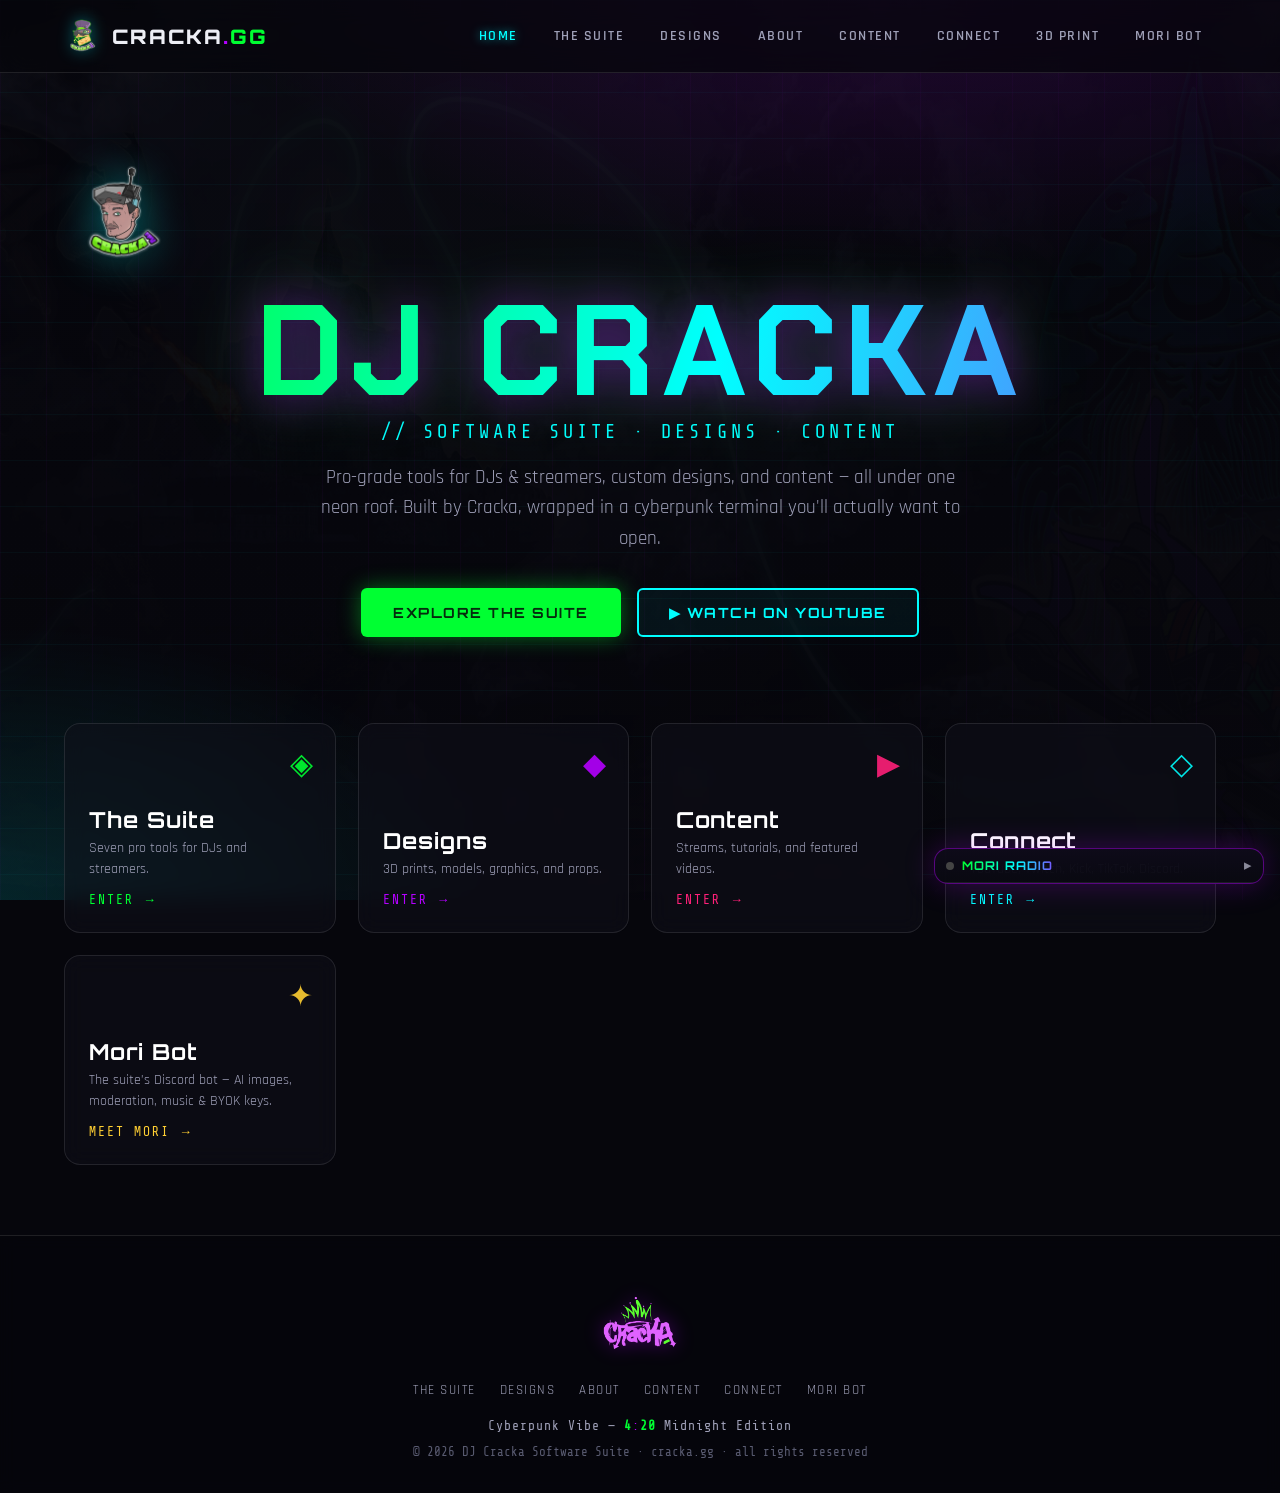
<file: index.html>
<!DOCTYPE html>
<html lang="en">
<head>
<meta charset="UTF-8">
<meta name="viewport" content="width=device-width, initial-scale=1.0">
<title>Cracka.gg — DJ Cracka Software Suite</title>
<meta name="description" content="The official home of the DJ Cracka Software Suite — pro tools for DJs and streamers, custom designs, and content by Cracka FPV.">
<meta property="og:title" content="Cracka.gg — DJ Cracka Software Suite">
<meta property="og:description" content="Pro tools for DJs & streamers, designs, and content — built by Cracka.">
<meta property="og:image" content="Cracka_FPV_Logo_Clear.png">
<link rel="icon" type="image/png" sizes="32x32" href="favicon-32.png"><link rel="icon" type="image/png" sizes="192x192" href="favicon-192.png"><link rel="icon" href="favicon.ico" sizes="any"><link rel="apple-touch-icon" href="apple-touch-icon.png">
<link rel="preconnect" href="https://fonts.googleapis.com"><link rel="preconnect" href="https://fonts.gstatic.com" crossorigin>
<link href="https://fonts.googleapis.com/css2?family=Orbitron:wght@500;700;900&family=Chakra+Petch:wght@600;700&family=Rajdhani:wght@400;500;600;700&family=Share+Tech+Mono&display=swap" rel="stylesheet">
<link rel="stylesheet" href="style.css">
<style>
.hero{padding:86px 0 60px;text-align:center}
.hero-logo{height:118px;margin-bottom:10px;filter:drop-shadow(0 0 22px rgba(0,255,255,.4))}
.hero .name{font-family:'Chakra Petch',sans-serif;font-weight:700;font-size:clamp(48px,10vw,130px);letter-spacing:8px;
  text-transform:uppercase;line-height:1;margin:8px 0 6px;
  background:linear-gradient(100deg,#00ff32,#00ffff 26%,#b400ff 60%,#ff2079);background-size:220% auto;
  -webkit-background-clip:text;background-clip:text;-webkit-text-fill-color:transparent;color:transparent;
  filter:drop-shadow(0 0 22px rgba(180,0,255,.5)) drop-shadow(0 0 34px rgba(0,255,50,.25));animation:flow 7s ease-in-out infinite}
.hero .sub-tag{font-family:'Share Tech Mono';color:var(--cyan);letter-spacing:4px;text-transform:uppercase;font-size:clamp(13px,2vw,19px)}
.hero p.lead{max-width:660px;margin:20px auto 0;color:var(--mut);font-size:19px;line-height:1.6}
.hero-btns{display:flex;gap:16px;justify-content:center;margin-top:34px;flex-wrap:wrap}
.portals{display:grid;grid-template-columns:repeat(auto-fit,minmax(230px,1fr));gap:22px}
.portal{position:relative;border-radius:16px;overflow:hidden;border:1px solid var(--line);min-height:210px;display:flex;
  flex-direction:column;justify-content:flex-end;padding:24px;background:var(--glass);backdrop-filter:blur(10px);transition:.28s}
.portal:hover{transform:translateY(-6px);border-color:var(--pc);box-shadow:0 18px 46px -14px var(--pc)}
.portal .pico{position:absolute;top:20px;right:22px;font-size:30px;color:var(--pc);font-family:'Orbitron';opacity:.9}
.portal h3{font-size:22px;letter-spacing:1px;color:#fff}
.portal p{color:var(--mut);font-size:14px;margin-top:5px;line-height:1.5}
.portal .arrow{color:var(--pc);font-family:'Share Tech Mono';margin-top:12px;font-size:13px;letter-spacing:2px}
</style>
</head>
<body>

<header class="nav"><div class="wrap nav-in">
  <a class="brand" href="index.html"><img src="MadHatter_header.png" alt="Cracka FPV"><span>CRACKA<span class="dot">.</span><span class="gg">GG</span></span></a>
  <button class="burger" id="burger" aria-label="Menu">☰</button>
  <nav class="menu" id="menu">
    <a href="index.html" class="active">Home</a>
    <a href="suite.html">The Suite</a>
    <a href="designs.html">Designs</a>
    <a href="about.html">About</a>
    <a href="content.html">Content</a>
    <a href="connect.html">Connect</a>
    <a href="prints.html">3D Print</a>
    <a href="https://mori.cracka.gg">Mori&nbsp;Bot</a>
  </nav>
</div></header>

<section class="hero"><div class="wrap">
  <img class="hero-logo" src="Cracka_FPV_Logo_Clear.png" alt="DJ Cracka">
  <div class="name">DJ&nbsp;CRACKA</div>
  <div class="sub-tag">// Software Suite · Designs · Content</div>
  <p class="lead">Pro-grade tools for DJs &amp; streamers, custom designs, and content — all under one neon roof. Built by Cracka, wrapped in a cyberpunk terminal you'll actually want to open.</p>
  <div class="hero-btns">
    <a class="btn btn-p" href="suite.html">Explore the Suite</a>
    <a class="btn btn-o" href="https://www.youtube.com/@crackafpv" target="_blank" rel="noopener">▶ Watch on YouTube</a>
  </div>
</div></section>

<section><div class="wrap">
  <div class="portals">
    <a class="portal" href="suite.html" style="--pc:var(--green)"><span class="pico">◈</span><h3>The Suite</h3><p>Seven pro tools for DJs and streamers.</p><span class="arrow">ENTER →</span></a>
    <a class="portal" href="designs.html" style="--pc:var(--purple)"><span class="pico">◆</span><h3>Designs</h3><p>3D prints, models, graphics, and props.</p><span class="arrow">ENTER →</span></a>
    <a class="portal" href="content.html" style="--pc:var(--pink)"><span class="pico">▶</span><h3>Content</h3><p>Streams, tutorials, and featured videos.</p><span class="arrow">ENTER →</span></a>
    <a class="portal" href="connect.html" style="--pc:var(--cyan)"><span class="pico">◇</span><h3>Connect</h3><p>YouTube, Twitch, Kick, TikTok, Discord.</p><span class="arrow">ENTER →</span></a>
    <a class="portal" href="https://mori.cracka.gg" style="--pc:#ffcf33"><span class="pico">✦</span><h3>Mori&nbsp;Bot</h3><p>The suite’s Discord bot — AI images, moderation, music &amp; BYOK keys.</p><span class="arrow">MEET MORI →</span></a>
  </div>
</div></section>

<!-- ===== MORI RADIO MINI-PLAYER — drop in once before </body> on every site ===== -->
<!-- Docked bottom-right. Pulls all channels from /api/stations. ⧉ Pop out keeps playing across -->
<!-- page loads & games. HTML5 audio (separate from DJ Mori in Discord VC). Golden-rule component. -->
<style>
#mori-rp{position:fixed;right:16px;bottom:16px;width:330px;max-width:calc(100vw - 24px);z-index:60;
  background:linear-gradient(180deg,rgba(14,11,26,.97),rgba(9,9,17,.97));border:1px solid rgba(180,0,255,.45);
  border-radius:14px;box-shadow:0 0 30px rgba(180,0,255,.25);overflow:hidden;font-family:'Rajdhani',sans-serif;color:#e7e9f5}
#mori-rp .rp-hd{display:flex;align-items:center;gap:8px;padding:9px 11px;border-bottom:1px solid rgba(255,255,255,.08);cursor:pointer}
#mori-rp .rp-hd .dot{width:8px;height:8px;border-radius:50%;background:#444;flex:0 0 auto}
#mori-rp.playing .rp-hd .dot{background:#00ff32;box-shadow:0 0 8px #00ff32}
#mori-rp .rp-hd b{font-family:'Orbitron',sans-serif;font-size:12px;letter-spacing:1px;background:linear-gradient(90deg,#00ff32,#00ffff,#b400ff,#ff2079,#00ff32);background-size:240% auto;-webkit-background-clip:text;background-clip:text;-webkit-text-fill-color:transparent;animation:mori-wave 7s ease-in-out infinite}
#mori-rp .rp-hd .rp-col{margin-left:auto;color:#8a8a9a;font-size:15px;line-height:1}
#mori-rp .rp-bd{padding:10px 11px;display:flex;flex-direction:column;gap:9px}
#mori-rp.collapsed .rp-bd{display:none}
#mori-rp .rp-now{font-family:'Share Tech Mono',monospace;font-size:10px;color:#00ffff;white-space:nowrap;overflow:hidden;text-overflow:ellipsis}
#mori-rp select{background:rgba(255,255,255,.05);border:1px solid rgba(255,255,255,.14);border-radius:8px;color:#fff;font-family:'Rajdhani';font-size:13px;padding:7px 9px}
#mori-rp select option{background:#0d0b16}
#mori-rp .rp-ctl{display:flex;align-items:center;gap:9px}
#mori-rp .rp-pp{width:38px;height:38px;border-radius:50%;border:2px solid #00ff32;background:rgba(0,255,50,.08);color:#00ff32;font-size:15px;cursor:pointer;flex:0 0 auto}
#mori-rp .rp-pp:hover{background:rgba(0,255,50,.18)}
#mori-rp input[type=range]{flex:1;accent-color:#b400ff}
#mori-rp .rp-pop{font-family:'Chakra Petch',sans-serif;font-weight:700;font-size:11px;border:1px solid rgba(0,255,255,.4);background:rgba(0,255,255,.08);color:#00ffff;border-radius:8px;padding:7px 9px;cursor:pointer}
#mori-rp .rp-pop:hover{background:rgba(0,255,255,.18)}
#mori-rp .rp-hint{font-family:'Share Tech Mono';font-size:9px;color:#8a8a9a}
</style>
<div id="mori-rp" class="collapsed" aria-label="Mori radio player">
  <div class="rp-hd" id="rp-hd"><span class="dot"></span><b>MORI RADIO</b><span class="rp-col" id="rp-col">▸</span></div>
  <div class="rp-bd">
    <div class="rp-now" id="rp-now">— pick a station —</div>
    <select id="rp-sel"><option>Loading channels…</option></select>
    <div class="rp-ctl"><button class="rp-pp" id="rp-pp" aria-label="Play">▶</button>
      <input type="range" id="rp-vol" min="0" max="100" value="80" aria-label="Volume">
      <button class="rp-pop" id="rp-pop" title="Keep playing across pages">⧉</button></div>
    <div class="rp-hint">In-browser · ⧉ pop out to keep playing across pages</div>
  </div>
</div>
<audio id="rp-audio"></audio>
<script>
(function(){
  var API='https://mori.cracka.gg';
  var $=function(i){return document.getElementById(i);};
  var box=$('mori-rp'), sel=$('rp-sel'), au=$('rp-audio'), pp=$('rp-pp'), pop=null, STA=[];
  function LS(k,v){try{if(v===undefined)return localStorage.getItem('moriRP_'+k);localStorage.setItem('moriRP_'+k,v);}catch(_){}}
  if(LS('open')==='1') box.classList.remove('collapsed');
  (function(){var hd=$('rp-hd'),dg=false,mv=false,sx,sy,ox,oy;function dn(e){var t=e.touches?e.touches[0]:e;dg=true;mv=false;sx=t.clientX;sy=t.clientY;var r=box.getBoundingClientRect();ox=r.left;oy=r.top;box.style.right='auto';box.style.bottom='auto';box.style.left=ox+'px';box.style.top=oy+'px';if(e.cancelable)e.preventDefault();}function mvf(e){if(!dg)return;var t=e.touches?e.touches[0]:e;var dx=t.clientX-sx,dy=t.clientY-sy;if(Math.abs(dx)+Math.abs(dy)>4)mv=true;box.style.left=Math.max(0,Math.min(window.innerWidth-46,ox+dx))+'px';box.style.top=Math.max(0,Math.min(window.innerHeight-32,oy+dy))+'px';}function up(){if(!dg)return;dg=false;if(!mv){var c=box.classList.toggle('collapsed');$('rp-col').textContent=c?'▸':'▾';LS('open',c?'0':'1');}}hd.style.cursor='move';hd.title='Drag to move · click to collapse';hd.addEventListener('mousedown',dn);window.addEventListener('mousemove',mvf);window.addEventListener('mouseup',up);hd.addEventListener('touchstart',dn,{passive:false});window.addEventListener('touchmove',mvf,{passive:false});window.addEventListener('touchend',up);})();
  $('rp-col').textContent=box.classList.contains('collapsed')?'▸':'▾';
  function cur(){return STA[Number(sel.value)||0]||null;}
  function play(){var st=cur();if(!st)return;au.src=st.u;au.volume=(Number($('rp-vol').value)||80)/100;au.play().then(function(){box.classList.add('playing');pp.textContent='⏸';$('rp-now').textContent='▶ '+st.n;}).catch(function(){$('rp-now').textContent='⚠ tap ▶ again';});}
  function stop(){au.pause();box.classList.remove('playing');pp.textContent='▶';}
  pp.onclick=function(){if(au.paused)play();else stop();};
  sel.onchange=function(){LS('sta',sel.value);if(!au.paused)play();else{var st=cur();if(st)$('rp-now').textContent='— '+st.n+' —';}};
  var v0=LS('vol'); if(v0)$('rp-vol').value=v0;
  $('rp-vol').oninput=function(){au.volume=(Number(this.value)||0)/100;LS('vol',this.value);if(pop&&!pop.closed){try{pop.postMessage({vol:au.volume},'*');}catch(_){}}};
  $('rp-pop').onclick=function(){var st=cur();if(!st)return;stop();
    var html='<!doctype html><meta charset=utf-8><title>Mori Radio</title><body style="margin:0;background:#0b0b17;color:#e7e9f5;font-family:sans-serif;display:flex;flex-direction:column;align-items:center;justify-content:center;height:100vh;gap:10px">'+
      '<div style="font:700 13px Orbitron,sans-serif;letter-spacing:1px;color:#00ffff">MORI RADIO</div><div id=n style="font:11px monospace;color:#8a8a9a">'+st.n+'</div>'+
      '<audio id=a autoplay controls src="'+st.u+'" style="width:300px"></audio><div style="font:10px monospace;color:#8a8a9a">Keeps playing while you browse. Close to stop.</div>'+
      '<'+'script>onmessage=function(e){if(e.data&&e.data.vol!=null)document.getElementById("a").volume=e.data.vol;}<'+'/script>';
    pop=window.open('','moriRadio','width=360,height=190');if(pop){pop.document.write(html);pop.document.close();$('rp-now').textContent='⧉ playing in pop-out';}else{$('rp-now').textContent='⚠ allow pop-ups';play();}};
  fetch(API+'/api/stations').then(function(r){return r.json();}).then(function(d){STA=(d&&d.stations)||[];if(!STA.length){sel.innerHTML='<option>No channels</option>';return;}
    sel.innerHTML=STA.map(function(s,i){return '<option value="'+i+'">'+(s.n||('Station '+(i+1))).replace(/</g,'&lt;')+'</option>';}).join('');
    var last=LS('sta');if(last!=null&&STA[Number(last)]){sel.value=last;}$('rp-now').textContent='— '+(cur()?cur().n:'')+' —';
  }).catch(function(){sel.innerHTML='<option>Channels unavailable</option>';});
})();
</script>
<!-- ===== END MORI RADIO MINI-PLAYER ===== -->

  <!-- ===== MORI TTS TICKER BAR ===== -->
  <div id="mori-tick" class="mt-empty" role="region" aria-label="Mori news ticker" style="max-width:1180px;margin:20px auto">
    <span class="mt-tag">📡 <b>MORI</b></span>
    <button class="mt-btn" id="mt-pause" title="Pause scrolling" aria-label="Pause scrolling" aria-pressed="false">⏸</button>
    <div class="mt-view"><div class="mt-track" id="mt-track"></div></div>
    <button class="mt-btn" id="mt-spk" title="Hear the latest headline" aria-label="Speak latest headline" aria-pressed="false">🔊</button>
  </div>
  <style>
  #mori-tick{position:relative;display:flex;align-items:center;gap:8px;width:100%;font-family:'Rajdhani','Segoe UI',sans-serif;font-size:14px;font-weight:600;background:linear-gradient(90deg,rgba(9,9,17,.94),rgba(17,9,28,.94));border-top:1px solid rgba(180,0,255,.35);border-bottom:1px solid rgba(0,255,255,.22);color:#dfe6ff;padding:7px 12px;box-sizing:border-box;overflow:hidden;border-radius:10px}
  #mori-tick .mt-tag{flex:0 0 auto;display:flex;align-items:center;gap:6px;font-family:'Share Tech Mono',monospace;font-size:10px;letter-spacing:1px;text-transform:uppercase;color:#00ffff;border-right:1px solid rgba(255,255,255,.12);padding-right:10px}
  #mori-tick .mt-tag b{background:linear-gradient(90deg,#00ff32,#00ffff,#b400ff,#ff2079,#00ff32);background-size:240% auto;-webkit-background-clip:text;background-clip:text;-webkit-text-fill-color:transparent;animation:mori-wave 7s ease-in-out infinite}
  @keyframes mori-wave{0%,100%{background-position:0 50%}50%{background-position:100% 50%}}
  #mori-tick .mt-view{flex:1 1 auto;overflow:hidden;white-space:nowrap;position:relative;-webkit-mask-image:linear-gradient(90deg,transparent,#000 3%,#000 97%,transparent);mask-image:linear-gradient(90deg,transparent,#000 3%,#000 97%,transparent)}
  #mori-tick .mt-track{display:inline-block;white-space:nowrap;padding-left:100%;animation:mt-scroll 40s linear infinite;will-change:transform}
  #mori-tick.mt-paused .mt-track,#mori-tick .mt-view:hover .mt-track{animation-play-state:paused}
  #mori-tick .mt-track a{text-decoration:none}#mori-tick .mt-track a:hover{text-decoration:underline}
  #mori-tick .mt-sep{color:#5a5a72;margin:0 15px}
  #mori-tick .mt-btn{flex:0 0 auto;cursor:pointer;border:1px solid rgba(0,255,255,.35);background:rgba(0,255,255,.06);color:#00ffff;border-radius:8px;font-size:13px;line-height:1;padding:5px 8px;transition:.15s}
  #mori-tick .mt-btn:hover{background:rgba(0,255,255,.18);box-shadow:0 0 10px rgba(0,255,255,.3)}
  #mori-tick .mt-btn[aria-pressed="true"]{background:rgba(0,255,50,.18);border-color:rgba(0,255,50,.5);color:#00ff64}
  #mori-tick.mt-empty{display:none}
  @keyframes mt-scroll{from{transform:translateX(0)}to{transform:translateX(-100%)}}
  @media(prefers-reduced-motion:reduce){#mori-tick .mt-track{animation-duration:0s;padding-left:0}}
  </style>
  <script>
  (function(){
    var API='https://mori.cracka.gg', GUILD='';
    var PALETTE=['#00ff32','#00ffff','#b400ff','#ff2079','#ffe600'];
    var FONTS={'':'', rajdhani:"'Rajdhani',sans-serif", chakra:"'Chakra Petch',sans-serif", mono:"'Share Tech Mono',monospace", system:"system-ui,Segoe UI,sans-serif"};
    var bar=document.getElementById('mori-tick'), track=document.getElementById('mt-track'), spk=document.getElementById('mt-spk'), pause=document.getElementById('mt-pause');
    var items=[], cfg={enabled:true,engine:'browser',voice:'af_bella',rate:'1'}, kokoroReady=false, cur=null, audio=null;
    var _speed=3;
    function applySpeed(){ var PXPS={1:22,2:38,3:55,4:78,5:110}; var w=track.scrollWidth||0; var v=PXPS[_speed]||55; track.style.animationDuration=(w>40?(w/v):40).toFixed(1)+'s'; }
    function esc(s){return String(s==null?'':s).replace(/[&<>"]/g,function(c){return{'&':'&amp;','<':'&lt;','>':'&gt;','"':'&quot;'}[c];});}
    function applyDisp(d){ d=d||{}; _speed=Math.max(1,Math.min(5,Number(d.speed)||3)); if(d.font&&FONTS[d.font])bar.style.fontFamily=FONTS[d.font]; if(d.size)bar.style.fontSize=(Number(d.size)||14)+'px'; }
    function chunkHtml(){ return items.map(function(it,i){ var col=PALETTE[i%PALETTE.length], t=esc(it.title||''); return it.link?'<a href="'+esc(it.link)+'" target="_blank" rel="noopener" style="color:'+col+'">'+t+'</a>':'<span style="color:'+col+'">'+t+'</span>'; }).join('<span class="mt-sep">◆</span>'); }
    function render(){ if(!items.length){ bar.className='mt-empty'; return; } bar.className=''; var h=chunkHtml(); track.innerHTML=h+'<span class="mt-sep">◆</span>'+h; cur=(items[0]&&items[0].title)?items[0].title:null; spk.style.display=(cfg.enabled===false)?'none':''; applySpeed(); }
    pause.addEventListener('click',function(){ var p=bar.classList.toggle('mt-paused'); pause.setAttribute('aria-pressed',p?'true':'false'); pause.textContent=p?'▶':'⏸'; pause.title=p?'Resume scrolling':'Pause scrolling'; });
    function stopAudio(){ try{ if(audio){audio.pause();audio=null;} window.speechSynthesis&&window.speechSynthesis.cancel(); }catch(_){} spk.setAttribute('aria-pressed','false'); }
    function speakBrowser(text){ if(!('speechSynthesis' in window))return false; try{ window.speechSynthesis.cancel(); var u=new SpeechSynthesisUtterance(text); u.rate=parseFloat(cfg.rate)||1; u.onend=function(){spk.setAttribute('aria-pressed','false');}; window.speechSynthesis.speak(u); return true; }catch(_){ return false; } }
    function speakKokoro(text){ fetch(API+'/api/tts/say',{method:'POST',headers:{'content-type':'application/json'},body:JSON.stringify({text:text,voice:cfg.voice})}).then(function(r){return r.json().catch(function(){return{};});}).then(function(r){ if(r.audioB64){ audio=new Audio('data:'+(r.contentType||'audio/mpeg')+';base64,'+r.audioB64); audio.onended=function(){spk.setAttribute('aria-pressed','false');}; audio.play(); } else { if(!speakBrowser(text)) spk.setAttribute('aria-pressed','false'); } }).catch(function(){ if(!speakBrowser(text)) spk.setAttribute('aria-pressed','false'); }); }
    spk.addEventListener('click',function(){ if(spk.getAttribute('aria-pressed')==='true'){ stopAudio(); return; } if(!cur)return; spk.setAttribute('aria-pressed','true'); if(cfg.engine==='kokoro')speakKokoro(cur); else if(!speakBrowser(cur))speakKokoro(cur); });
    fetch(API+'/api/ticker'+(GUILD?('?guild='+encodeURIComponent(GUILD)):'')).then(function(r){return r.json();}).then(function(d){ items=(d&&d.items)||[]; if(d&&d.tts)cfg=d.tts; kokoroReady=!!(d&&d.kokoro); applyDisp(d&&d.ticker); render(); if(document.fonts&&document.fonts.ready){document.fonts.ready.then(applySpeed);} window.addEventListener('resize',applySpeed); }).catch(function(){ bar.className='mt-empty'; });
  })();
  </script>
  <!-- ===== END MORI TTS TICKER BAR ===== -->

<footer class="foot"><div class="wrap">
  <img src="Cracka_Wordmark_GreenPurple.png" alt="DJ Cracka">
  <div class="foot-links"><a href="suite.html">The Suite</a><a href="designs.html">Designs</a><a href="about.html">About</a><a href="content.html">Content</a><a href="connect.html">Connect</a><a href="https://mori.cracka.gg">Mori&nbsp;Bot</a></div>
  <div class="midnight">Cyberpunk Vibe — <b>4</b><i>:</i><b>20</b> Midnight Edition</div>
  <div class="copy">© 2026 DJ Cracka Software Suite · cracka.gg · all rights reserved</div>
</div></footer>
<script>var b=document.getElementById('burger'),m=document.getElementById('menu');b.addEventListener('click',function(){m.classList.toggle('open')});</script>


</body>
</html>
</file>
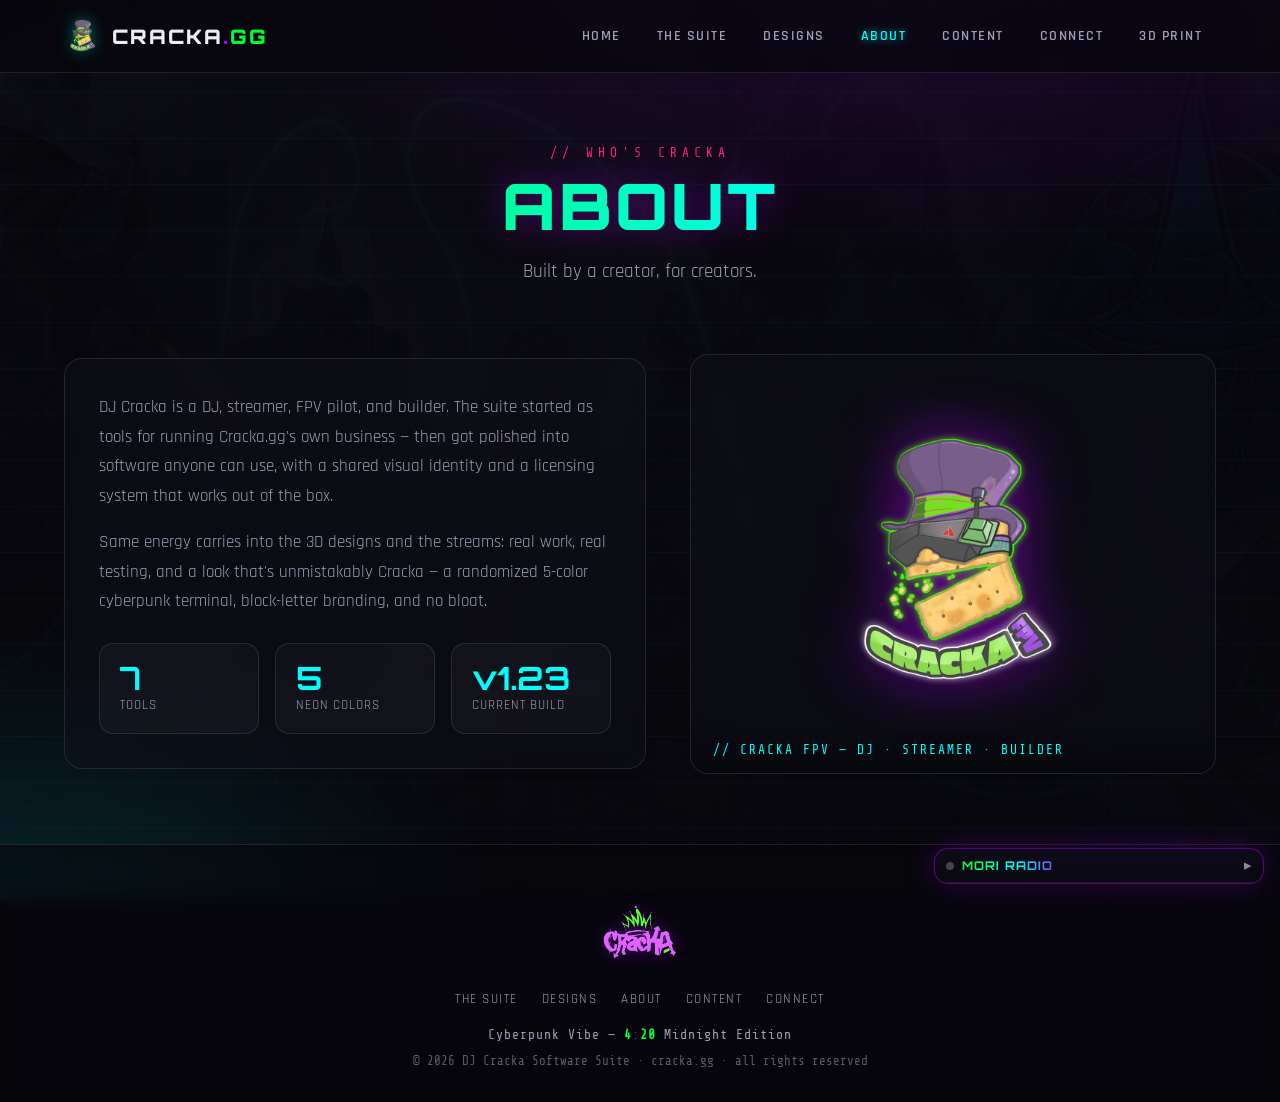
<file: about.html>
<!DOCTYPE html>
<html lang="en">
<head>
<meta charset="UTF-8">
<meta name="viewport" content="width=device-width, initial-scale=1.0">
<title>About — Cracka.gg</title>
<meta name="description" content="About DJ Cracka — DJ, streamer, FPV pilot, and builder behind the Cracka Software Suite.">
<link rel="icon" type="image/png" sizes="32x32" href="favicon-32.png"><link rel="icon" type="image/png" sizes="192x192" href="favicon-192.png"><link rel="icon" href="favicon.ico" sizes="any"><link rel="apple-touch-icon" href="apple-touch-icon.png">
<link rel="preconnect" href="https://fonts.googleapis.com"><link rel="preconnect" href="https://fonts.gstatic.com" crossorigin>
<link href="https://fonts.googleapis.com/css2?family=Orbitron:wght@500;700;900&family=Chakra+Petch:wght@600;700&family=Rajdhani:wght@400;500;600;700&family=Share+Tech+Mono&display=swap" rel="stylesheet">
<link rel="stylesheet" href="style.css">
<style>
.about{display:grid;grid-template-columns:1.05fr .95fr;gap:44px;align-items:center}
.about-card{background:var(--glass);backdrop-filter:blur(10px);border:1px solid var(--line);border-radius:18px;padding:34px}
.about-card p{color:var(--mut);font-size:17px;line-height:1.75;margin-bottom:16px}
.about-card p:last-child{margin-bottom:0}
.metrics{display:flex;gap:16px;margin-top:26px;flex-wrap:wrap}
.metric{flex:1;min-width:120px;background:rgba(255,255,255,.03);border:1px solid var(--line);border-radius:14px;padding:18px 20px}
.metric b{font-family:'Orbitron';font-size:32px;display:block;color:var(--cyan);line-height:1}
.metric span{color:var(--mut);font-size:13px;letter-spacing:1px;text-transform:uppercase}
.portrait{position:relative;border-radius:18px;overflow:hidden;border:1px solid var(--line);min-height:420px;
  background:var(--glass);backdrop-filter:blur(8px);display:flex;align-items:center;justify-content:center}
.portrait img{height:280px;filter:drop-shadow(0 0 30px rgba(180,0,255,.55))}
.portrait .tagbar{position:absolute;bottom:0;left:0;right:0;padding:16px 22px;background:linear-gradient(180deg,transparent,rgba(6,6,12,.9));
  font-family:'Share Tech Mono';letter-spacing:2px;color:var(--cyan);font-size:13px}
@media(max-width:820px){.about{grid-template-columns:1fr}}
</style>
</head>
<body>

<header class="nav"><div class="wrap nav-in">
  <a class="brand" href="index.html"><img src="MadHatter_header.png" alt="Cracka FPV"><span>CRACKA<span class="dot">.</span><span class="gg">GG</span></span></a>
  <button class="burger" id="burger" aria-label="Menu">☰</button>
  <nav class="menu" id="menu">
    <a href="index.html">Home</a>
    <a href="suite.html">The Suite</a>
    <a href="designs.html">Designs</a>
    <a href="about.html" class="active">About</a>
    <a href="content.html">Content</a>
    <a href="connect.html">Connect</a>
    <a href="prints.html">3D Print</a>
  </nav>
</div></header>

<div class="page-head"><div class="wrap">
  <div class="eyebrow">// Who's Cracka</div>
  <h1>About</h1>
  <p>Built by a creator, for creators.</p>
</div></div>

<section><div class="wrap">
  <div class="about">
    <div class="about-card">
      <p>DJ Cracka is a DJ, streamer, FPV pilot, and builder. The suite started as tools for running Cracka.gg's own business — then got polished into software anyone can use, with a shared visual identity and a licensing system that works out of the box.</p>
      <p>Same energy carries into the 3D designs and the streams: real work, real testing, and a look that's unmistakably Cracka — a randomized 5-color cyberpunk terminal, block-letter branding, and no bloat.</p>
      <div class="metrics">
        <div class="metric"><b>7</b><span>Tools</span></div>
        <div class="metric"><b>5</b><span>Neon colors</span></div>
        <div class="metric"><b>v1.23</b><span>Current build</span></div>
      </div>
    </div>
    <div class="portrait">
      <img src="Cracka_FPV_MadHatter_Transparent.png" alt="Cracka">
      <div class="tagbar">// CRACKA FPV — DJ · STREAMER · BUILDER</div>
    </div>
  </div>
</div></section>

<!-- ===== MORI RADIO MINI-PLAYER — drop in once before </body> on every site ===== -->
<!-- Docked bottom-right. Pulls all channels from /api/stations. ⧉ Pop out keeps playing across -->
<!-- page loads & games. HTML5 audio (separate from DJ Mori in Discord VC). Golden-rule component. -->
<style>
#mori-rp{position:fixed;right:16px;bottom:16px;width:330px;max-width:calc(100vw - 24px);z-index:60;
  background:linear-gradient(180deg,rgba(14,11,26,.97),rgba(9,9,17,.97));border:1px solid rgba(180,0,255,.45);
  border-radius:14px;box-shadow:0 0 30px rgba(180,0,255,.25);overflow:hidden;font-family:'Rajdhani',sans-serif;color:#e7e9f5}
#mori-rp .rp-hd{display:flex;align-items:center;gap:8px;padding:9px 11px;border-bottom:1px solid rgba(255,255,255,.08);cursor:pointer}
#mori-rp .rp-hd .dot{width:8px;height:8px;border-radius:50%;background:#444;flex:0 0 auto}
#mori-rp.playing .rp-hd .dot{background:#00ff32;box-shadow:0 0 8px #00ff32}
#mori-rp .rp-hd b{font-family:'Orbitron',sans-serif;font-size:12px;letter-spacing:1px;background:linear-gradient(90deg,#00ff32,#00ffff,#b400ff,#ff2079,#00ff32);background-size:240% auto;-webkit-background-clip:text;background-clip:text;-webkit-text-fill-color:transparent;animation:mori-wave 7s ease-in-out infinite}
#mori-rp .rp-hd .rp-col{margin-left:auto;color:#8a8a9a;font-size:15px;line-height:1}
#mori-rp .rp-bd{padding:10px 11px;display:flex;flex-direction:column;gap:9px}
#mori-rp.collapsed .rp-bd{display:none}
#mori-rp .rp-now{font-family:'Share Tech Mono',monospace;font-size:10px;color:#00ffff;white-space:nowrap;overflow:hidden;text-overflow:ellipsis}
#mori-rp select{background:rgba(255,255,255,.05);border:1px solid rgba(255,255,255,.14);border-radius:8px;color:#fff;font-family:'Rajdhani';font-size:13px;padding:7px 9px}
#mori-rp select option{background:#0d0b16}
#mori-rp .rp-ctl{display:flex;align-items:center;gap:9px}
#mori-rp .rp-pp{width:38px;height:38px;border-radius:50%;border:2px solid #00ff32;background:rgba(0,255,50,.08);color:#00ff32;font-size:15px;cursor:pointer;flex:0 0 auto}
#mori-rp .rp-pp:hover{background:rgba(0,255,50,.18)}
#mori-rp input[type=range]{flex:1;accent-color:#b400ff}
#mori-rp .rp-pop{font-family:'Chakra Petch',sans-serif;font-weight:700;font-size:11px;border:1px solid rgba(0,255,255,.4);background:rgba(0,255,255,.08);color:#00ffff;border-radius:8px;padding:7px 9px;cursor:pointer}
#mori-rp .rp-pop:hover{background:rgba(0,255,255,.18)}
#mori-rp .rp-hint{font-family:'Share Tech Mono';font-size:9px;color:#8a8a9a}
</style>
<div id="mori-rp" class="collapsed" aria-label="Mori radio player">
  <div class="rp-hd" id="rp-hd"><span class="dot"></span><b>MORI RADIO</b><span class="rp-col" id="rp-col">▸</span></div>
  <div class="rp-bd">
    <div class="rp-now" id="rp-now">— pick a station —</div>
    <select id="rp-sel"><option>Loading channels…</option></select>
    <div class="rp-ctl"><button class="rp-pp" id="rp-pp" aria-label="Play">▶</button>
      <input type="range" id="rp-vol" min="0" max="100" value="80" aria-label="Volume">
      <button class="rp-pop" id="rp-pop" title="Keep playing across pages">⧉</button></div>
    <div class="rp-hint">In-browser · ⧉ pop out to keep playing across pages</div>
  </div>
</div>
<audio id="rp-audio"></audio>
<script>
(function(){
  var API='https://mori.cracka.gg';
  var $=function(i){return document.getElementById(i);};
  var box=$('mori-rp'), sel=$('rp-sel'), au=$('rp-audio'), pp=$('rp-pp'), pop=null, STA=[];
  function LS(k,v){try{if(v===undefined)return localStorage.getItem('moriRP_'+k);localStorage.setItem('moriRP_'+k,v);}catch(_){}}
  if(LS('open')==='1') box.classList.remove('collapsed');
  (function(){var hd=$('rp-hd'),dg=false,mv=false,sx,sy,ox,oy;function dn(e){var t=e.touches?e.touches[0]:e;dg=true;mv=false;sx=t.clientX;sy=t.clientY;var r=box.getBoundingClientRect();ox=r.left;oy=r.top;box.style.right='auto';box.style.bottom='auto';box.style.left=ox+'px';box.style.top=oy+'px';if(e.cancelable)e.preventDefault();}function mvf(e){if(!dg)return;var t=e.touches?e.touches[0]:e;var dx=t.clientX-sx,dy=t.clientY-sy;if(Math.abs(dx)+Math.abs(dy)>4)mv=true;box.style.left=Math.max(0,Math.min(window.innerWidth-46,ox+dx))+'px';box.style.top=Math.max(0,Math.min(window.innerHeight-32,oy+dy))+'px';}function up(){if(!dg)return;dg=false;if(!mv){var c=box.classList.toggle('collapsed');$('rp-col').textContent=c?'▸':'▾';LS('open',c?'0':'1');}}hd.style.cursor='move';hd.title='Drag to move · click to collapse';hd.addEventListener('mousedown',dn);window.addEventListener('mousemove',mvf);window.addEventListener('mouseup',up);hd.addEventListener('touchstart',dn,{passive:false});window.addEventListener('touchmove',mvf,{passive:false});window.addEventListener('touchend',up);})();
  $('rp-col').textContent=box.classList.contains('collapsed')?'▸':'▾';
  function cur(){return STA[Number(sel.value)||0]||null;}
  function play(){var st=cur();if(!st)return;au.src=st.u;au.volume=(Number($('rp-vol').value)||80)/100;au.play().then(function(){box.classList.add('playing');pp.textContent='⏸';$('rp-now').textContent='▶ '+st.n;}).catch(function(){$('rp-now').textContent='⚠ tap ▶ again';});}
  function stop(){au.pause();box.classList.remove('playing');pp.textContent='▶';}
  pp.onclick=function(){if(au.paused)play();else stop();};
  sel.onchange=function(){LS('sta',sel.value);if(!au.paused)play();else{var st=cur();if(st)$('rp-now').textContent='— '+st.n+' —';}};
  var v0=LS('vol'); if(v0)$('rp-vol').value=v0;
  $('rp-vol').oninput=function(){au.volume=(Number(this.value)||0)/100;LS('vol',this.value);if(pop&&!pop.closed){try{pop.postMessage({vol:au.volume},'*');}catch(_){}}};
  $('rp-pop').onclick=function(){var st=cur();if(!st)return;stop();
    var html='<!doctype html><meta charset=utf-8><title>Mori Radio</title><body style="margin:0;background:#0b0b17;color:#e7e9f5;font-family:sans-serif;display:flex;flex-direction:column;align-items:center;justify-content:center;height:100vh;gap:10px">'+
      '<div style="font:700 13px Orbitron,sans-serif;letter-spacing:1px;color:#00ffff">MORI RADIO</div><div id=n style="font:11px monospace;color:#8a8a9a">'+st.n+'</div>'+
      '<audio id=a autoplay controls src="'+st.u+'" style="width:300px"></audio><div style="font:10px monospace;color:#8a8a9a">Keeps playing while you browse. Close to stop.</div>'+
      '<'+'script>onmessage=function(e){if(e.data&&e.data.vol!=null)document.getElementById("a").volume=e.data.vol;}<'+'/script>';
    pop=window.open('','moriRadio','width=360,height=190');if(pop){pop.document.write(html);pop.document.close();$('rp-now').textContent='⧉ playing in pop-out';}else{$('rp-now').textContent='⚠ allow pop-ups';play();}};
  fetch(API+'/api/stations').then(function(r){return r.json();}).then(function(d){STA=(d&&d.stations)||[];if(!STA.length){sel.innerHTML='<option>No channels</option>';return;}
    sel.innerHTML=STA.map(function(s,i){return '<option value="'+i+'">'+(s.n||('Station '+(i+1))).replace(/</g,'&lt;')+'</option>';}).join('');
    var last=LS('sta');if(last!=null&&STA[Number(last)]){sel.value=last;}$('rp-now').textContent='— '+(cur()?cur().n:'')+' —';
  }).catch(function(){sel.innerHTML='<option>Channels unavailable</option>';});
})();
</script>
<!-- ===== END MORI RADIO MINI-PLAYER ===== -->

  <!-- ===== MORI TTS TICKER BAR ===== -->
  <div id="mori-tick" class="mt-empty" role="region" aria-label="Mori news ticker" style="max-width:1180px;margin:20px auto">
    <span class="mt-tag">📡 <b>MORI</b></span>
    <button class="mt-btn" id="mt-pause" title="Pause scrolling" aria-label="Pause scrolling" aria-pressed="false">⏸</button>
    <div class="mt-view"><div class="mt-track" id="mt-track"></div></div>
    <button class="mt-btn" id="mt-spk" title="Hear the latest headline" aria-label="Speak latest headline" aria-pressed="false">🔊</button>
  </div>
  <style>
  #mori-tick{position:relative;display:flex;align-items:center;gap:8px;width:100%;font-family:'Rajdhani','Segoe UI',sans-serif;font-size:14px;font-weight:600;background:linear-gradient(90deg,rgba(9,9,17,.94),rgba(17,9,28,.94));border-top:1px solid rgba(180,0,255,.35);border-bottom:1px solid rgba(0,255,255,.22);color:#dfe6ff;padding:7px 12px;box-sizing:border-box;overflow:hidden;border-radius:10px}
  #mori-tick .mt-tag{flex:0 0 auto;display:flex;align-items:center;gap:6px;font-family:'Share Tech Mono',monospace;font-size:10px;letter-spacing:1px;text-transform:uppercase;color:#00ffff;border-right:1px solid rgba(255,255,255,.12);padding-right:10px}
  #mori-tick .mt-tag b{background:linear-gradient(90deg,#00ff32,#00ffff,#b400ff,#ff2079,#00ff32);background-size:240% auto;-webkit-background-clip:text;background-clip:text;-webkit-text-fill-color:transparent;animation:mori-wave 7s ease-in-out infinite}
  @keyframes mori-wave{0%,100%{background-position:0 50%}50%{background-position:100% 50%}}
  #mori-tick .mt-view{flex:1 1 auto;overflow:hidden;white-space:nowrap;position:relative;-webkit-mask-image:linear-gradient(90deg,transparent,#000 3%,#000 97%,transparent);mask-image:linear-gradient(90deg,transparent,#000 3%,#000 97%,transparent)}
  #mori-tick .mt-track{display:inline-block;white-space:nowrap;padding-left:100%;animation:mt-scroll 40s linear infinite;will-change:transform}
  #mori-tick.mt-paused .mt-track,#mori-tick .mt-view:hover .mt-track{animation-play-state:paused}
  #mori-tick .mt-track a{text-decoration:none}#mori-tick .mt-track a:hover{text-decoration:underline}
  #mori-tick .mt-sep{color:#5a5a72;margin:0 15px}
  #mori-tick .mt-btn{flex:0 0 auto;cursor:pointer;border:1px solid rgba(0,255,255,.35);background:rgba(0,255,255,.06);color:#00ffff;border-radius:8px;font-size:13px;line-height:1;padding:5px 8px;transition:.15s}
  #mori-tick .mt-btn:hover{background:rgba(0,255,255,.18);box-shadow:0 0 10px rgba(0,255,255,.3)}
  #mori-tick .mt-btn[aria-pressed="true"]{background:rgba(0,255,50,.18);border-color:rgba(0,255,50,.5);color:#00ff64}
  #mori-tick.mt-empty{display:none}
  @keyframes mt-scroll{from{transform:translateX(0)}to{transform:translateX(-100%)}}
  @media(prefers-reduced-motion:reduce){#mori-tick .mt-track{animation-duration:0s;padding-left:0}}
  </style>
  <script>
  (function(){
    var API='https://mori.cracka.gg', GUILD='';
    var PALETTE=['#00ff32','#00ffff','#b400ff','#ff2079','#ffe600'];
    var FONTS={'':'', rajdhani:"'Rajdhani',sans-serif", chakra:"'Chakra Petch',sans-serif", mono:"'Share Tech Mono',monospace", system:"system-ui,Segoe UI,sans-serif"};
    var bar=document.getElementById('mori-tick'), track=document.getElementById('mt-track'), spk=document.getElementById('mt-spk'), pause=document.getElementById('mt-pause');
    var items=[], cfg={enabled:true,engine:'browser',voice:'af_bella',rate:'1'}, kokoroReady=false, cur=null, audio=null;
    var _speed=3;
    function applySpeed(){ var PXPS={1:22,2:38,3:55,4:78,5:110}; var w=track.scrollWidth||0; var v=PXPS[_speed]||55; track.style.animationDuration=(w>40?(w/v):40).toFixed(1)+'s'; }
    function esc(s){return String(s==null?'':s).replace(/[&<>"]/g,function(c){return{'&':'&amp;','<':'&lt;','>':'&gt;','"':'&quot;'}[c];});}
    function applyDisp(d){ d=d||{}; _speed=Math.max(1,Math.min(5,Number(d.speed)||3)); if(d.font&&FONTS[d.font])bar.style.fontFamily=FONTS[d.font]; if(d.size)bar.style.fontSize=(Number(d.size)||14)+'px'; }
    function chunkHtml(){ return items.map(function(it,i){ var col=PALETTE[i%PALETTE.length], t=esc(it.title||''); return it.link?'<a href="'+esc(it.link)+'" target="_blank" rel="noopener" style="color:'+col+'">'+t+'</a>':'<span style="color:'+col+'">'+t+'</span>'; }).join('<span class="mt-sep">◆</span>'); }
    function render(){ if(!items.length){ bar.className='mt-empty'; return; } bar.className=''; var h=chunkHtml(); track.innerHTML=h+'<span class="mt-sep">◆</span>'+h; cur=(items[0]&&items[0].title)?items[0].title:null; spk.style.display=(cfg.enabled===false)?'none':''; applySpeed(); }
    pause.addEventListener('click',function(){ var p=bar.classList.toggle('mt-paused'); pause.setAttribute('aria-pressed',p?'true':'false'); pause.textContent=p?'▶':'⏸'; pause.title=p?'Resume scrolling':'Pause scrolling'; });
    function stopAudio(){ try{ if(audio){audio.pause();audio=null;} window.speechSynthesis&&window.speechSynthesis.cancel(); }catch(_){} spk.setAttribute('aria-pressed','false'); }
    function speakBrowser(text){ if(!('speechSynthesis' in window))return false; try{ window.speechSynthesis.cancel(); var u=new SpeechSynthesisUtterance(text); u.rate=parseFloat(cfg.rate)||1; u.onend=function(){spk.setAttribute('aria-pressed','false');}; window.speechSynthesis.speak(u); return true; }catch(_){ return false; } }
    function speakKokoro(text){ fetch(API+'/api/tts/say',{method:'POST',headers:{'content-type':'application/json'},body:JSON.stringify({text:text,voice:cfg.voice})}).then(function(r){return r.json().catch(function(){return{};});}).then(function(r){ if(r.audioB64){ audio=new Audio('data:'+(r.contentType||'audio/mpeg')+';base64,'+r.audioB64); audio.onended=function(){spk.setAttribute('aria-pressed','false');}; audio.play(); } else { if(!speakBrowser(text)) spk.setAttribute('aria-pressed','false'); } }).catch(function(){ if(!speakBrowser(text)) spk.setAttribute('aria-pressed','false'); }); }
    spk.addEventListener('click',function(){ if(spk.getAttribute('aria-pressed')==='true'){ stopAudio(); return; } if(!cur)return; spk.setAttribute('aria-pressed','true'); if(cfg.engine==='kokoro')speakKokoro(cur); else if(!speakBrowser(cur))speakKokoro(cur); });
    fetch(API+'/api/ticker'+(GUILD?('?guild='+encodeURIComponent(GUILD)):'')).then(function(r){return r.json();}).then(function(d){ items=(d&&d.items)||[]; if(d&&d.tts)cfg=d.tts; kokoroReady=!!(d&&d.kokoro); applyDisp(d&&d.ticker); render(); if(document.fonts&&document.fonts.ready){document.fonts.ready.then(applySpeed);} window.addEventListener('resize',applySpeed); }).catch(function(){ bar.className='mt-empty'; });
  })();
  </script>
  <!-- ===== END MORI TTS TICKER BAR ===== -->

<footer class="foot"><div class="wrap">
  <img src="Cracka_Wordmark_GreenPurple.png" alt="DJ Cracka">
  <div class="foot-links"><a href="suite.html">The Suite</a><a href="designs.html">Designs</a><a href="about.html">About</a><a href="content.html">Content</a><a href="connect.html">Connect</a></div>
  <div class="midnight">Cyberpunk Vibe — <b>4</b><i>:</i><b>20</b> Midnight Edition</div>
  <div class="copy">© 2026 DJ Cracka Software Suite · cracka.gg · all rights reserved</div>
</div></footer>
<script>var b=document.getElementById('burger'),m=document.getElementById('menu');b.addEventListener('click',function(){m.classList.toggle('open')});</script>


</body>
</html>
</file>
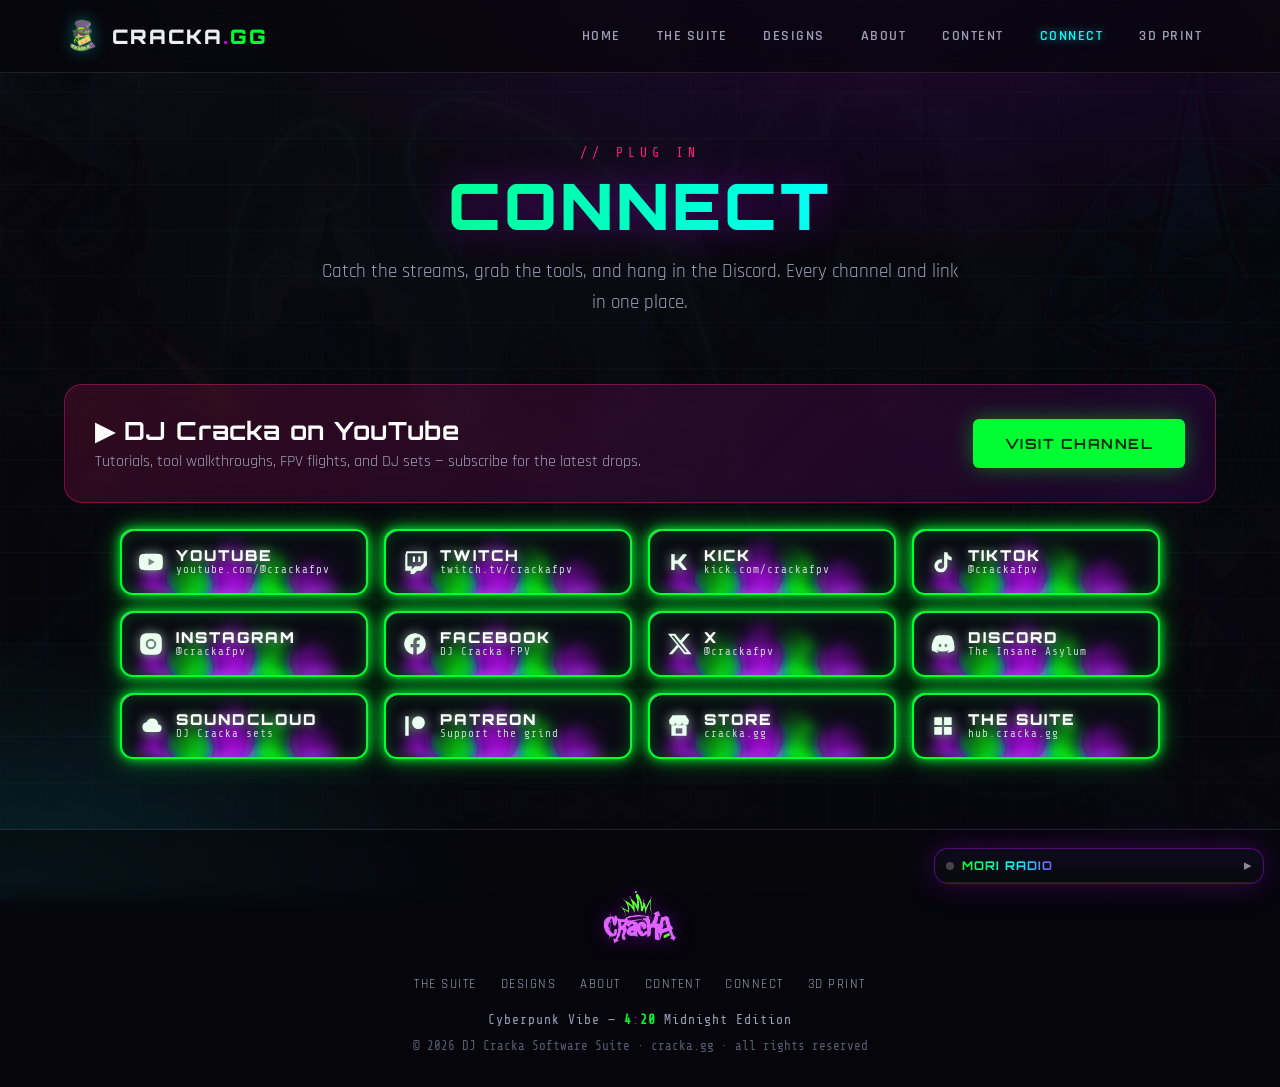
<file: connect.html>
<!DOCTYPE html>
<html lang="en">
<head>
<meta charset="UTF-8">
<meta name="viewport" content="width=device-width, initial-scale=1.0">
<title>Connect — Cracka.gg</title>
<meta name="description" content="Every DJ Cracka channel and link in one place — YouTube, Twitch, Kick, TikTok, Discord, store and more.">
<link rel="icon" type="image/png" sizes="32x32" href="favicon-32.png"><link rel="icon" type="image/png" sizes="192x192" href="favicon-192.png"><link rel="icon" href="favicon.ico" sizes="any"><link rel="apple-touch-icon" href="apple-touch-icon.png">
<link rel="preconnect" href="https://fonts.googleapis.com"><link rel="preconnect" href="https://fonts.gstatic.com" crossorigin>
<link href="https://fonts.googleapis.com/css2?family=Orbitron:wght@500;700;900&family=Chakra+Petch:wght@600;700&family=Rajdhani:wght@400;500;600;700&family=Share+Tech+Mono&display=swap" rel="stylesheet">
<link rel="stylesheet" href="style.css">
<style>
.yt-feature{background:linear-gradient(135deg,rgba(255,32,121,.16),rgba(180,0,255,.12));border:1px solid rgba(255,32,121,.4);
  border-radius:18px;padding:30px;display:flex;align-items:center;justify-content:space-between;gap:20px;flex-wrap:wrap;margin-bottom:26px;backdrop-filter:blur(10px)}
.yt-feature h3{font-size:25px;letter-spacing:1px;color:#fff}
.yt-feature p{color:var(--mut);margin-top:5px}
@property --a{syntax:'<angle>';inherits:false;initial-value:0deg}
.socials{display:grid;grid-template-columns:repeat(auto-fit,minmax(235px,1fr));gap:16px;max-width:1040px;margin:0 auto}
.fbtn{position:relative;height:66px;border-radius:13px;background:#0a0a13;overflow:hidden;display:block;
  border:2px solid #00ff32;transition:transform .18s;
  box-shadow:0 0 12px #00ff32,0 0 28px rgba(0,255,50,.42),inset 0 0 16px rgba(0,255,50,.22);
  animation:edgecycle 12s linear infinite}
.fbtn:hover{transform:translateY(-4px)}
@keyframes edgecycle{
  0%{border-color:#00ff32;box-shadow:0 0 12px #00ff32,0 0 28px rgba(0,255,50,.42),inset 0 0 16px rgba(0,255,50,.22)}
  20%{border-color:#b400ff;box-shadow:0 0 12px #b400ff,0 0 28px rgba(180,0,255,.42),inset 0 0 16px rgba(180,0,255,.22)}
  40%{border-color:#ff2079;box-shadow:0 0 12px #ff2079,0 0 28px rgba(255,32,121,.42),inset 0 0 16px rgba(255,32,121,.22)}
  60%{border-color:#ffe600;box-shadow:0 0 12px #ffe600,0 0 28px rgba(255,230,0,.42),inset 0 0 16px rgba(255,230,0,.22)}
  80%{border-color:#00ffff;box-shadow:0 0 12px #00ffff,0 0 28px rgba(0,255,255,.42),inset 0 0 16px rgba(0,255,255,.22)}
  100%{border-color:#00ff32;box-shadow:0 0 12px #00ff32,0 0 28px rgba(0,255,50,.42),inset 0 0 16px rgba(0,255,50,.22)}
}
.fbtn:nth-child(1){animation-delay:0s}
.fbtn:nth-child(2){animation-delay:-1s}
.fbtn:nth-child(3){animation-delay:-2s}
.fbtn:nth-child(4){animation-delay:-3s}
.fbtn:nth-child(5){animation-delay:-4s}
.fbtn:nth-child(6){animation-delay:-5s}
.fbtn:nth-child(7){animation-delay:-6s}
.fbtn:nth-child(8){animation-delay:-7s}
.fbtn:nth-child(9){animation-delay:-8s}
.fbtn:nth-child(10){animation-delay:-9s}
.fbtn:nth-child(11){animation-delay:-10s}
.fbtn:nth-child(12){animation-delay:-11s}
.fbtn::before{content:"";position:absolute;inset:-2px;border-radius:15px;padding:2px;z-index:4;pointer-events:none;
  background:conic-gradient(from var(--a),transparent 0 70%,rgba(255,255,255,.85) 82%,#fff 88%,rgba(255,255,255,.85) 92%,transparent 100%);
  -webkit-mask:linear-gradient(#000 0 0) content-box,linear-gradient(#000 0 0);-webkit-mask-composite:xor;
  mask:linear-gradient(#000 0 0) content-box,linear-gradient(#000 0 0);mask-composite:exclude;animation:spin 3.1s linear infinite}
@keyframes spin{to{--a:360deg}}
.fbtn .flame{position:absolute;left:0;right:0;bottom:-6px;height:140%;z-index:1;mix-blend-mode:screen;
  filter:url(#pflame) blur(4px) contrast(1.55) brightness(1.05);
  background:
    radial-gradient(15% 62% at 14% 100%,rgba(180,0,255,.95),transparent 72%),
    radial-gradient(14% 82% at 29% 100%,rgba(0,255,50,.9),transparent 75%),
    radial-gradient(17% 94% at 45% 100%,rgba(180,0,255,.96),transparent 78%),
    radial-gradient(14% 84% at 61% 100%,rgba(0,255,50,.9),transparent 75%),
    radial-gradient(15% 66% at 78% 100%,rgba(180,0,255,.92),transparent 72%),
    radial-gradient(30% 24% at 50% 100%,rgba(150,255,180,.82),transparent 70%);
  animation:rise 2.9s ease-in-out infinite}
.fbtn .flame.f2{z-index:0;filter:url(#pflame) blur(10px) contrast(1.3);opacity:.5;animation:rise2 3.7s ease-in-out infinite}
@keyframes rise{0%,100%{transform:translateY(5%) scaleY(1)}50%{transform:translateY(-3%) scaleY(1.13)}}
@keyframes rise2{0%,100%{transform:translateY(3%) scaleY(1.05) scaleX(1.05)}50%{transform:translateY(-4%) scaleY(1.18) scaleX(.95)}}
.fbtn .in{position:relative;z-index:5;display:flex;align-items:center;gap:12px;height:100%;padding:0 16px}
.fbtn svg.ico{width:26px;height:26px;fill:#eafff0;flex:0 0 auto;filter:drop-shadow(0 0 6px rgba(200,255,215,.7))}
.fbtn .kK{font-family:'Orbitron';font-weight:900;font-size:22px;color:#eafff0;width:26px;text-align:center;flex:0 0 auto;filter:drop-shadow(0 0 6px rgba(200,255,215,.7))}
.fbtn .tx{display:flex;flex-direction:column;line-height:1.15;min-width:0}
.fbtn .tx b{font-family:'Orbitron';font-weight:900;font-size:15px;letter-spacing:2px;color:#fff;text-shadow:0 0 8px rgba(200,255,215,.55)}
.fbtn .tx small{font-family:'Share Tech Mono';font-size:11px;letter-spacing:1px;color:#c7d6cf;white-space:nowrap;overflow:hidden;text-overflow:ellipsis}
</style>
</head>
<body>
<svg width="0" height="0" style="position:absolute" aria-hidden="true"><defs>
  <filter id="pflame" x="-25%" y="-25%" width="150%" height="150%">
    <feTurbulence type="fractalNoise" baseFrequency="0.02 0.03" numOctaves="2" seed="4" result="n">
      <animate attributeName="baseFrequency" dur="5s" values="0.02 0.03;0.025 0.052;0.02 0.03" repeatCount="indefinite"/>
    </feTurbulence>
    <feDisplacementMap in="SourceGraphic" in2="n" scale="24" xChannelSelector="R" yChannelSelector="G"/>
  </filter>
</defs></svg>

<header class="nav"><div class="wrap nav-in">
  <a class="brand" href="index.html"><img src="MadHatter_header.png" alt="Cracka FPV"><span>CRACKA<span class="dot">.</span><span class="gg">GG</span></span></a>
  <button class="burger" id="burger" aria-label="Menu">☰</button>
  <nav class="menu" id="menu">
    <a href="index.html">Home</a>
    <a href="suite.html">The Suite</a>
    <a href="designs.html">Designs</a>
    <a href="about.html">About</a>
    <a href="content.html">Content</a>
    <a href="connect.html" class="active">Connect</a>
    <a href="prints.html">3D Print</a>
  </nav>
</div></header>

<div class="page-head"><div class="wrap">
  <div class="eyebrow">// Plug In</div>
  <h1>Connect</h1>
  <p>Catch the streams, grab the tools, and hang in the Discord. Every channel and link in one place.</p>
</div></div>

<section><div class="wrap">
  <div class="yt-feature">
    <div>
      <h3>&#9654; DJ Cracka on YouTube</h3>
      <p>Tutorials, tool walkthroughs, FPV flights, and DJ sets — subscribe for the latest drops.</p>
    </div>
    <a class="btn btn-p" href="https://youtube.com/@crackafpv" target="_blank" rel="noopener">Visit Channel</a>
  </div>

  <div class="socials">
    <a class="fbtn" href="https://youtube.com/@crackafpv" target="_blank" rel="noopener">
      <span class="flame"></span><span class="flame f2"></span>
      <span class="in"><svg class="ico" viewBox="0 0 24 24" aria-hidden="true"><path d="M23 12s0-3.6-.46-5.3a2.75 2.75 0 0 0-1.94-1.94C18.9 4.3 12 4.3 12 4.3s-6.9 0-8.6.46A2.75 2.75 0 0 0 1.46 6.7C1 8.4 1 12 1 12s0 3.6.46 5.3a2.75 2.75 0 0 0 1.94 1.94c1.7.46 8.6.46 8.6.46s6.9 0 8.6-.46a2.75 2.75 0 0 0 1.94-1.94C23 15.6 23 12 23 12zM9.8 15.3V8.7l5.7 3.3-5.7 3.3z"/></svg><span class="tx"><b>YOUTUBE</b><small>youtube.com/@crackafpv</small></span></span>
    </a>
    <a class="fbtn" href="https://twitch.tv/crackafpv" target="_blank" rel="noopener">
      <span class="flame"></span><span class="flame f2"></span>
      <span class="in"><svg class="ico" viewBox="0 0 24 24" aria-hidden="true"><path d="M4 2 3 6v14h5v3h3l3-3h4l5-5V2H4zm16 11-3 3h-5l-3 3v-3H5V4h15v9zM15 7h2v5h-2zM10 7h2v5h-2z"/></svg><span class="tx"><b>TWITCH</b><small>twitch.tv/crackafpv</small></span></span>
    </a>
    <a class="fbtn" href="https://kick.com/crackafpv" target="_blank" rel="noopener">
      <span class="flame"></span><span class="flame f2"></span>
      <span class="in"><span class="kK">K</span><span class="tx"><b>KICK</b><small>kick.com/crackafpv</small></span></span>
    </a>
    <a class="fbtn" href="https://tiktok.com/@crackafpv" target="_blank" rel="noopener">
      <span class="flame"></span><span class="flame f2"></span>
      <span class="in"><svg class="ico" viewBox="0 0 24 24" aria-hidden="true"><path d="M16 3c.3 2.3 1.9 4.1 4 4.4v3.1c-1.5 0-2.9-.5-4-1.3v6.3a6 6 0 1 1-6-6c.35 0 .68.03 1 .1v3.2a2.8 2.8 0 1 0 2 2.7V3h3z"/></svg><span class="tx"><b>TIKTOK</b><small>@crackafpv</small></span></span>
    </a>
    <a class="fbtn" href="https://cracka.gg" target="_blank" rel="noopener">
      <span class="flame"></span><span class="flame f2"></span>
      <span class="in"><svg class="ico" viewBox="0 0 24 24" aria-hidden="true"><path d="M12 2c2.72 0 3.06.01 4.12.06 1.07.05 1.8.22 2.43.47.66.25 1.22.6 1.77 1.15.55.55.9 1.11 1.15 1.77.25.63.42 1.36.47 2.43.05 1.06.06 1.4.06 4.12s-.01 3.06-.06 4.12c-.05 1.07-.22 1.8-.47 2.43-.25.66-.6 1.22-1.15 1.77-.55.55-1.11.9-1.77 1.15-.63.25-1.36.42-2.43.47-1.06.05-1.4.06-4.12.06s-3.06-.01-4.12-.06c-1.07-.05-1.8-.22-2.43-.47-.66-.25-1.22-.6-1.77-1.15-.55-.55-.9-1.11-1.15-1.77-.25-.63-.42-1.36-.47-2.43C2.01 15.06 2 14.72 2 12s.01-3.06.06-4.12c.05-1.07.22-1.8.47-2.43.25-.66.6-1.22 1.15-1.77.55-.55 1.11-.9 1.77-1.15.63-.25 1.36-.42 2.43-.47C8.94 2.01 9.28 2 12 2zm0 5.14a4.86 4.86 0 1 0 0 9.72 4.86 4.86 0 0 0 0-9.72zm0 1.8a3.06 3.06 0 1 1 0 6.12 3.06 3.06 0 0 1 0-6.12zm5.05-.62a1.14 1.14 0 1 1-2.28 0 1.14 1.14 0 0 1 2.28 0z"/></svg><span class="tx"><b>INSTAGRAM</b><small>@crackafpv</small></span></span>
    </a>
    <a class="fbtn" href="https://cracka.gg" target="_blank" rel="noopener">
      <span class="flame"></span><span class="flame f2"></span>
      <span class="in"><svg class="ico" viewBox="0 0 24 24" aria-hidden="true"><path d="M22 12a10 10 0 1 0-11.56 9.88v-6.99H7.9V12h2.54V9.8c0-2.5 1.49-3.89 3.78-3.89 1.1 0 2.24.2 2.24.2v2.46h-1.26c-1.24 0-1.63.77-1.63 1.56V12h2.78l-.44 2.89h-2.34v6.99A10 10 0 0 0 22 12z"/></svg><span class="tx"><b>FACEBOOK</b><small>DJ Cracka FPV</small></span></span>
    </a>
    <a class="fbtn" href="https://cracka.gg" target="_blank" rel="noopener">
      <span class="flame"></span><span class="flame f2"></span>
      <span class="in"><svg class="ico" viewBox="0 0 24 24" aria-hidden="true"><path d="M18.9 2.5h3.3l-7.2 8.24L23.5 21.5h-6.6l-5.18-6.77-5.92 6.77H2.5l7.7-8.8L1.8 2.5h6.77l4.68 6.19 5.65-6.19zm-1.16 17h1.83L7.03 4.4H5.06L17.74 19.5z"/></svg><span class="tx"><b>X</b><small>@crackafpv</small></span></span>
    </a>
    <a class="fbtn" href="https://discord.gg/crackafpv" target="_blank" rel="noopener">
      <span class="flame"></span><span class="flame f2"></span>
      <span class="in"><svg class="ico" viewBox="0 0 24 24" aria-hidden="true"><path d="M20 5a18 18 0 0 0-4.5-1.4l-.25.5a14 14 0 0 1 3.8 1.2 15 15 0 0 0-13 0 14 14 0 0 1 3.8-1.2L9.5 3.6A18 18 0 0 0 5 5 19 19 0 0 0 1.7 18a18 18 0 0 0 5.5 2l.7-1a12 12 0 0 1-1.9-.9l.5-.35a13 13 0 0 0 11 0l.5.35a12 12 0 0 1-1.9.9l.7 1a18 18 0 0 0 5.5-2A19 19 0 0 0 20 5zM9.3 15a1.7 1.7 0 0 1 0-3.3 1.7 1.7 0 0 1 0 3.3zm5.4 0a1.7 1.7 0 0 1 0-3.3 1.7 1.7 0 0 1 0 3.3z"/></svg><span class="tx"><b>DISCORD</b><small>The Insane Asylum</small></span></span>
    </a>
    <a class="fbtn" href="https://cracka.gg" target="_blank" rel="noopener">
      <span class="flame"></span><span class="flame f2"></span>
      <span class="in"><svg class="ico" viewBox="0 0 24 24" aria-hidden="true"><path d="M18.5 10.1a5.5 5.5 0 0 0-10.6-1.5A4.5 4.5 0 0 0 8 17.5h10a3.5 3.5 0 0 0 .5-7z"/></svg><span class="tx"><b>SOUNDCLOUD</b><small>DJ Cracka sets</small></span></span>
    </a>
    <a class="fbtn" href="https://cracka.gg" target="_blank" rel="noopener">
      <span class="flame"></span><span class="flame f2"></span>
      <span class="in"><svg class="ico" viewBox="0 0 24 24" aria-hidden="true"><path d="M3 3h3.2v18H3zM15.2 3a5.9 5.9 0 1 0 0 11.8A5.9 5.9 0 0 0 15.2 3z"/></svg><span class="tx"><b>PATREON</b><small>Support the grind</small></span></span>
    </a>
    <a class="fbtn" href="https://cracka.gg" target="_blank" rel="noopener">
      <span class="flame"></span><span class="flame f2"></span>
      <span class="in"><svg class="ico" viewBox="0 0 24 24" aria-hidden="true"><path d="M6 2 3 6.5V8a3 3 0 0 0 6 0 3 3 0 0 0 6 0 3 3 0 0 0 6 0V6.5L18 2H6zm-1 9.4V21h14v-9.6a5 5 0 0 1-3-.9 5 5 0 0 1-3 .9 5 5 0 0 1-3-.9 5 5 0 0 1-3 .9 5 5 0 0 1-2-.5zM9 14h6v5H9v-5z"/></svg><span class="tx"><b>STORE</b><small>cracka.gg</small></span></span>
    </a>
    <a class="fbtn" href="https://hub.cracka.gg/suite.html" target="_blank" rel="noopener">
      <span class="flame"></span><span class="flame f2"></span>
      <span class="in"><svg class="ico" viewBox="0 0 24 24" aria-hidden="true"><path d="M4 4h7v7H4zM13 4h7v7h-7zM4 13h7v7H4zM13 13h7v7h-7z"/></svg><span class="tx"><b>THE SUITE</b><small>hub.cracka.gg</small></span></span>
    </a>
  </div>
</div></section>

<!-- ===== MORI RADIO MINI-PLAYER — drop in once before </body> on every site ===== -->
<!-- Docked bottom-right. Pulls all channels from /api/stations. ⧉ Pop out keeps playing across -->
<!-- page loads & games. HTML5 audio (separate from DJ Mori in Discord VC). Golden-rule component. -->
<style>
#mori-rp{position:fixed;right:16px;bottom:16px;width:330px;max-width:calc(100vw - 24px);z-index:60;
  background:linear-gradient(180deg,rgba(14,11,26,.97),rgba(9,9,17,.97));border:1px solid rgba(180,0,255,.45);
  border-radius:14px;box-shadow:0 0 30px rgba(180,0,255,.25);overflow:hidden;font-family:'Rajdhani',sans-serif;color:#e7e9f5}
#mori-rp .rp-hd{display:flex;align-items:center;gap:8px;padding:9px 11px;border-bottom:1px solid rgba(255,255,255,.08);cursor:pointer}
#mori-rp .rp-hd .dot{width:8px;height:8px;border-radius:50%;background:#444;flex:0 0 auto}
#mori-rp.playing .rp-hd .dot{background:#00ff32;box-shadow:0 0 8px #00ff32}
#mori-rp .rp-hd b{font-family:'Orbitron',sans-serif;font-size:12px;letter-spacing:1px;background:linear-gradient(90deg,#00ff32,#00ffff,#b400ff,#ff2079,#00ff32);background-size:240% auto;-webkit-background-clip:text;background-clip:text;-webkit-text-fill-color:transparent;animation:mori-wave 7s ease-in-out infinite}
#mori-rp .rp-hd .rp-col{margin-left:auto;color:#8a8a9a;font-size:15px;line-height:1}
#mori-rp .rp-bd{padding:10px 11px;display:flex;flex-direction:column;gap:9px}
#mori-rp.collapsed .rp-bd{display:none}
#mori-rp .rp-now{font-family:'Share Tech Mono',monospace;font-size:10px;color:#00ffff;white-space:nowrap;overflow:hidden;text-overflow:ellipsis}
#mori-rp select{background:rgba(255,255,255,.05);border:1px solid rgba(255,255,255,.14);border-radius:8px;color:#fff;font-family:'Rajdhani';font-size:13px;padding:7px 9px}
#mori-rp select option{background:#0d0b16}
#mori-rp .rp-ctl{display:flex;align-items:center;gap:9px}
#mori-rp .rp-pp{width:38px;height:38px;border-radius:50%;border:2px solid #00ff32;background:rgba(0,255,50,.08);color:#00ff32;font-size:15px;cursor:pointer;flex:0 0 auto}
#mori-rp .rp-pp:hover{background:rgba(0,255,50,.18)}
#mori-rp input[type=range]{flex:1;accent-color:#b400ff}
#mori-rp .rp-pop{font-family:'Chakra Petch',sans-serif;font-weight:700;font-size:11px;border:1px solid rgba(0,255,255,.4);background:rgba(0,255,255,.08);color:#00ffff;border-radius:8px;padding:7px 9px;cursor:pointer}
#mori-rp .rp-pop:hover{background:rgba(0,255,255,.18)}
#mori-rp .rp-hint{font-family:'Share Tech Mono';font-size:9px;color:#8a8a9a}
</style>
<div id="mori-rp" class="collapsed" aria-label="Mori radio player">
  <div class="rp-hd" id="rp-hd"><span class="dot"></span><b>MORI RADIO</b><span class="rp-col" id="rp-col">▸</span></div>
  <div class="rp-bd">
    <div class="rp-now" id="rp-now">— pick a station —</div>
    <select id="rp-sel"><option>Loading channels…</option></select>
    <div class="rp-ctl"><button class="rp-pp" id="rp-pp" aria-label="Play">▶</button>
      <input type="range" id="rp-vol" min="0" max="100" value="80" aria-label="Volume">
      <button class="rp-pop" id="rp-pop" title="Keep playing across pages">⧉</button></div>
    <div class="rp-hint">In-browser · ⧉ pop out to keep playing across pages</div>
  </div>
</div>
<audio id="rp-audio"></audio>
<script>
(function(){
  var API='https://mori.cracka.gg';
  var $=function(i){return document.getElementById(i);};
  var box=$('mori-rp'), sel=$('rp-sel'), au=$('rp-audio'), pp=$('rp-pp'), pop=null, STA=[];
  function LS(k,v){try{if(v===undefined)return localStorage.getItem('moriRP_'+k);localStorage.setItem('moriRP_'+k,v);}catch(_){}}
  if(LS('open')==='1') box.classList.remove('collapsed');
  (function(){var hd=$('rp-hd'),dg=false,mv=false,sx,sy,ox,oy;function dn(e){var t=e.touches?e.touches[0]:e;dg=true;mv=false;sx=t.clientX;sy=t.clientY;var r=box.getBoundingClientRect();ox=r.left;oy=r.top;box.style.right='auto';box.style.bottom='auto';box.style.left=ox+'px';box.style.top=oy+'px';if(e.cancelable)e.preventDefault();}function mvf(e){if(!dg)return;var t=e.touches?e.touches[0]:e;var dx=t.clientX-sx,dy=t.clientY-sy;if(Math.abs(dx)+Math.abs(dy)>4)mv=true;box.style.left=Math.max(0,Math.min(window.innerWidth-46,ox+dx))+'px';box.style.top=Math.max(0,Math.min(window.innerHeight-32,oy+dy))+'px';}function up(){if(!dg)return;dg=false;if(!mv){var c=box.classList.toggle('collapsed');$('rp-col').textContent=c?'▸':'▾';LS('open',c?'0':'1');}}hd.style.cursor='move';hd.title='Drag to move · click to collapse';hd.addEventListener('mousedown',dn);window.addEventListener('mousemove',mvf);window.addEventListener('mouseup',up);hd.addEventListener('touchstart',dn,{passive:false});window.addEventListener('touchmove',mvf,{passive:false});window.addEventListener('touchend',up);})();
  $('rp-col').textContent=box.classList.contains('collapsed')?'▸':'▾';
  function cur(){return STA[Number(sel.value)||0]||null;}
  function play(){var st=cur();if(!st)return;au.src=st.u;au.volume=(Number($('rp-vol').value)||80)/100;au.play().then(function(){box.classList.add('playing');pp.textContent='⏸';$('rp-now').textContent='▶ '+st.n;}).catch(function(){$('rp-now').textContent='⚠ tap ▶ again';});}
  function stop(){au.pause();box.classList.remove('playing');pp.textContent='▶';}
  pp.onclick=function(){if(au.paused)play();else stop();};
  sel.onchange=function(){LS('sta',sel.value);if(!au.paused)play();else{var st=cur();if(st)$('rp-now').textContent='— '+st.n+' —';}};
  var v0=LS('vol'); if(v0)$('rp-vol').value=v0;
  $('rp-vol').oninput=function(){au.volume=(Number(this.value)||0)/100;LS('vol',this.value);if(pop&&!pop.closed){try{pop.postMessage({vol:au.volume},'*');}catch(_){}}};
  $('rp-pop').onclick=function(){var st=cur();if(!st)return;stop();
    var html='<!doctype html><meta charset=utf-8><title>Mori Radio</title><body style="margin:0;background:#0b0b17;color:#e7e9f5;font-family:sans-serif;display:flex;flex-direction:column;align-items:center;justify-content:center;height:100vh;gap:10px">'+
      '<div style="font:700 13px Orbitron,sans-serif;letter-spacing:1px;color:#00ffff">MORI RADIO</div><div id=n style="font:11px monospace;color:#8a8a9a">'+st.n+'</div>'+
      '<audio id=a autoplay controls src="'+st.u+'" style="width:300px"></audio><div style="font:10px monospace;color:#8a8a9a">Keeps playing while you browse. Close to stop.</div>'+
      '<'+'script>onmessage=function(e){if(e.data&&e.data.vol!=null)document.getElementById("a").volume=e.data.vol;}<'+'/script>';
    pop=window.open('','moriRadio','width=360,height=190');if(pop){pop.document.write(html);pop.document.close();$('rp-now').textContent='⧉ playing in pop-out';}else{$('rp-now').textContent='⚠ allow pop-ups';play();}};
  fetch(API+'/api/stations').then(function(r){return r.json();}).then(function(d){STA=(d&&d.stations)||[];if(!STA.length){sel.innerHTML='<option>No channels</option>';return;}
    sel.innerHTML=STA.map(function(s,i){return '<option value="'+i+'">'+(s.n||('Station '+(i+1))).replace(/</g,'&lt;')+'</option>';}).join('');
    var last=LS('sta');if(last!=null&&STA[Number(last)]){sel.value=last;}$('rp-now').textContent='— '+(cur()?cur().n:'')+' —';
  }).catch(function(){sel.innerHTML='<option>Channels unavailable</option>';});
})();
</script>
<!-- ===== END MORI RADIO MINI-PLAYER ===== -->

  <!-- ===== MORI TTS TICKER BAR ===== -->
  <div id="mori-tick" class="mt-empty" role="region" aria-label="Mori news ticker" style="max-width:1180px;margin:20px auto">
    <span class="mt-tag">📡 <b>MORI</b></span>
    <button class="mt-btn" id="mt-pause" title="Pause scrolling" aria-label="Pause scrolling" aria-pressed="false">⏸</button>
    <div class="mt-view"><div class="mt-track" id="mt-track"></div></div>
    <button class="mt-btn" id="mt-spk" title="Hear the latest headline" aria-label="Speak latest headline" aria-pressed="false">🔊</button>
  </div>
  <style>
  #mori-tick{position:relative;display:flex;align-items:center;gap:8px;width:100%;font-family:'Rajdhani','Segoe UI',sans-serif;font-size:14px;font-weight:600;background:linear-gradient(90deg,rgba(9,9,17,.94),rgba(17,9,28,.94));border-top:1px solid rgba(180,0,255,.35);border-bottom:1px solid rgba(0,255,255,.22);color:#dfe6ff;padding:7px 12px;box-sizing:border-box;overflow:hidden;border-radius:10px}
  #mori-tick .mt-tag{flex:0 0 auto;display:flex;align-items:center;gap:6px;font-family:'Share Tech Mono',monospace;font-size:10px;letter-spacing:1px;text-transform:uppercase;color:#00ffff;border-right:1px solid rgba(255,255,255,.12);padding-right:10px}
  #mori-tick .mt-tag b{background:linear-gradient(90deg,#00ff32,#00ffff,#b400ff,#ff2079,#00ff32);background-size:240% auto;-webkit-background-clip:text;background-clip:text;-webkit-text-fill-color:transparent;animation:mori-wave 7s ease-in-out infinite}
  @keyframes mori-wave{0%,100%{background-position:0 50%}50%{background-position:100% 50%}}
  #mori-tick .mt-view{flex:1 1 auto;overflow:hidden;white-space:nowrap;position:relative;-webkit-mask-image:linear-gradient(90deg,transparent,#000 3%,#000 97%,transparent);mask-image:linear-gradient(90deg,transparent,#000 3%,#000 97%,transparent)}
  #mori-tick .mt-track{display:inline-block;white-space:nowrap;padding-left:100%;animation:mt-scroll 40s linear infinite;will-change:transform}
  #mori-tick.mt-paused .mt-track,#mori-tick .mt-view:hover .mt-track{animation-play-state:paused}
  #mori-tick .mt-track a{text-decoration:none}#mori-tick .mt-track a:hover{text-decoration:underline}
  #mori-tick .mt-sep{color:#5a5a72;margin:0 15px}
  #mori-tick .mt-btn{flex:0 0 auto;cursor:pointer;border:1px solid rgba(0,255,255,.35);background:rgba(0,255,255,.06);color:#00ffff;border-radius:8px;font-size:13px;line-height:1;padding:5px 8px;transition:.15s}
  #mori-tick .mt-btn:hover{background:rgba(0,255,255,.18);box-shadow:0 0 10px rgba(0,255,255,.3)}
  #mori-tick .mt-btn[aria-pressed="true"]{background:rgba(0,255,50,.18);border-color:rgba(0,255,50,.5);color:#00ff64}
  #mori-tick.mt-empty{display:none}
  @keyframes mt-scroll{from{transform:translateX(0)}to{transform:translateX(-100%)}}
  @media(prefers-reduced-motion:reduce){#mori-tick .mt-track{animation-duration:0s;padding-left:0}}
  </style>
  <script>
  (function(){
    var API='https://mori.cracka.gg', GUILD='';
    var PALETTE=['#00ff32','#00ffff','#b400ff','#ff2079','#ffe600'];
    var FONTS={'':'', rajdhani:"'Rajdhani',sans-serif", chakra:"'Chakra Petch',sans-serif", mono:"'Share Tech Mono',monospace", system:"system-ui,Segoe UI,sans-serif"};
    var bar=document.getElementById('mori-tick'), track=document.getElementById('mt-track'), spk=document.getElementById('mt-spk'), pause=document.getElementById('mt-pause');
    var items=[], cfg={enabled:true,engine:'browser',voice:'af_bella',rate:'1'}, kokoroReady=false, cur=null, audio=null;
    var _speed=3;
    function applySpeed(){ var PXPS={1:22,2:38,3:55,4:78,5:110}; var w=track.scrollWidth||0; var v=PXPS[_speed]||55; track.style.animationDuration=(w>40?(w/v):40).toFixed(1)+'s'; }
    function esc(s){return String(s==null?'':s).replace(/[&<>"]/g,function(c){return{'&':'&amp;','<':'&lt;','>':'&gt;','"':'&quot;'}[c];});}
    function applyDisp(d){ d=d||{}; _speed=Math.max(1,Math.min(5,Number(d.speed)||3)); if(d.font&&FONTS[d.font])bar.style.fontFamily=FONTS[d.font]; if(d.size)bar.style.fontSize=(Number(d.size)||14)+'px'; }
    function chunkHtml(){ return items.map(function(it,i){ var col=PALETTE[i%PALETTE.length], t=esc(it.title||''); return it.link?'<a href="'+esc(it.link)+'" target="_blank" rel="noopener" style="color:'+col+'">'+t+'</a>':'<span style="color:'+col+'">'+t+'</span>'; }).join('<span class="mt-sep">◆</span>'); }
    function render(){ if(!items.length){ bar.className='mt-empty'; return; } bar.className=''; var h=chunkHtml(); track.innerHTML=h+'<span class="mt-sep">◆</span>'+h; cur=(items[0]&&items[0].title)?items[0].title:null; spk.style.display=(cfg.enabled===false)?'none':''; applySpeed(); }
    pause.addEventListener('click',function(){ var p=bar.classList.toggle('mt-paused'); pause.setAttribute('aria-pressed',p?'true':'false'); pause.textContent=p?'▶':'⏸'; pause.title=p?'Resume scrolling':'Pause scrolling'; });
    function stopAudio(){ try{ if(audio){audio.pause();audio=null;} window.speechSynthesis&&window.speechSynthesis.cancel(); }catch(_){} spk.setAttribute('aria-pressed','false'); }
    function speakBrowser(text){ if(!('speechSynthesis' in window))return false; try{ window.speechSynthesis.cancel(); var u=new SpeechSynthesisUtterance(text); u.rate=parseFloat(cfg.rate)||1; u.onend=function(){spk.setAttribute('aria-pressed','false');}; window.speechSynthesis.speak(u); return true; }catch(_){ return false; } }
    function speakKokoro(text){ fetch(API+'/api/tts/say',{method:'POST',headers:{'content-type':'application/json'},body:JSON.stringify({text:text,voice:cfg.voice})}).then(function(r){return r.json().catch(function(){return{};});}).then(function(r){ if(r.audioB64){ audio=new Audio('data:'+(r.contentType||'audio/mpeg')+';base64,'+r.audioB64); audio.onended=function(){spk.setAttribute('aria-pressed','false');}; audio.play(); } else { if(!speakBrowser(text)) spk.setAttribute('aria-pressed','false'); } }).catch(function(){ if(!speakBrowser(text)) spk.setAttribute('aria-pressed','false'); }); }
    spk.addEventListener('click',function(){ if(spk.getAttribute('aria-pressed')==='true'){ stopAudio(); return; } if(!cur)return; spk.setAttribute('aria-pressed','true'); if(cfg.engine==='kokoro')speakKokoro(cur); else if(!speakBrowser(cur))speakKokoro(cur); });
    fetch(API+'/api/ticker'+(GUILD?('?guild='+encodeURIComponent(GUILD)):'')).then(function(r){return r.json();}).then(function(d){ items=(d&&d.items)||[]; if(d&&d.tts)cfg=d.tts; kokoroReady=!!(d&&d.kokoro); applyDisp(d&&d.ticker); render(); if(document.fonts&&document.fonts.ready){document.fonts.ready.then(applySpeed);} window.addEventListener('resize',applySpeed); }).catch(function(){ bar.className='mt-empty'; });
  })();
  </script>
  <!-- ===== END MORI TTS TICKER BAR ===== -->

<footer class="foot"><div class="wrap">
  <img src="Cracka_Wordmark_GreenPurple.png" alt="DJ Cracka">
  <div class="foot-links"><a href="suite.html">The Suite</a><a href="designs.html">Designs</a><a href="about.html">About</a><a href="content.html">Content</a><a href="connect.html">Connect</a><a href="prints.html">3D Print</a></div>
  <div class="midnight">Cyberpunk Vibe — <b>4</b><i>:</i><b>20</b> Midnight Edition</div>
  <div class="copy">© 2026 DJ Cracka Software Suite · cracka.gg · all rights reserved</div>
</div></footer>
<script>var b=document.getElementById('burger'),m=document.getElementById('menu');b.addEventListener('click',function(){m.classList.toggle('open')});</script>


</body>
</html>
</file>
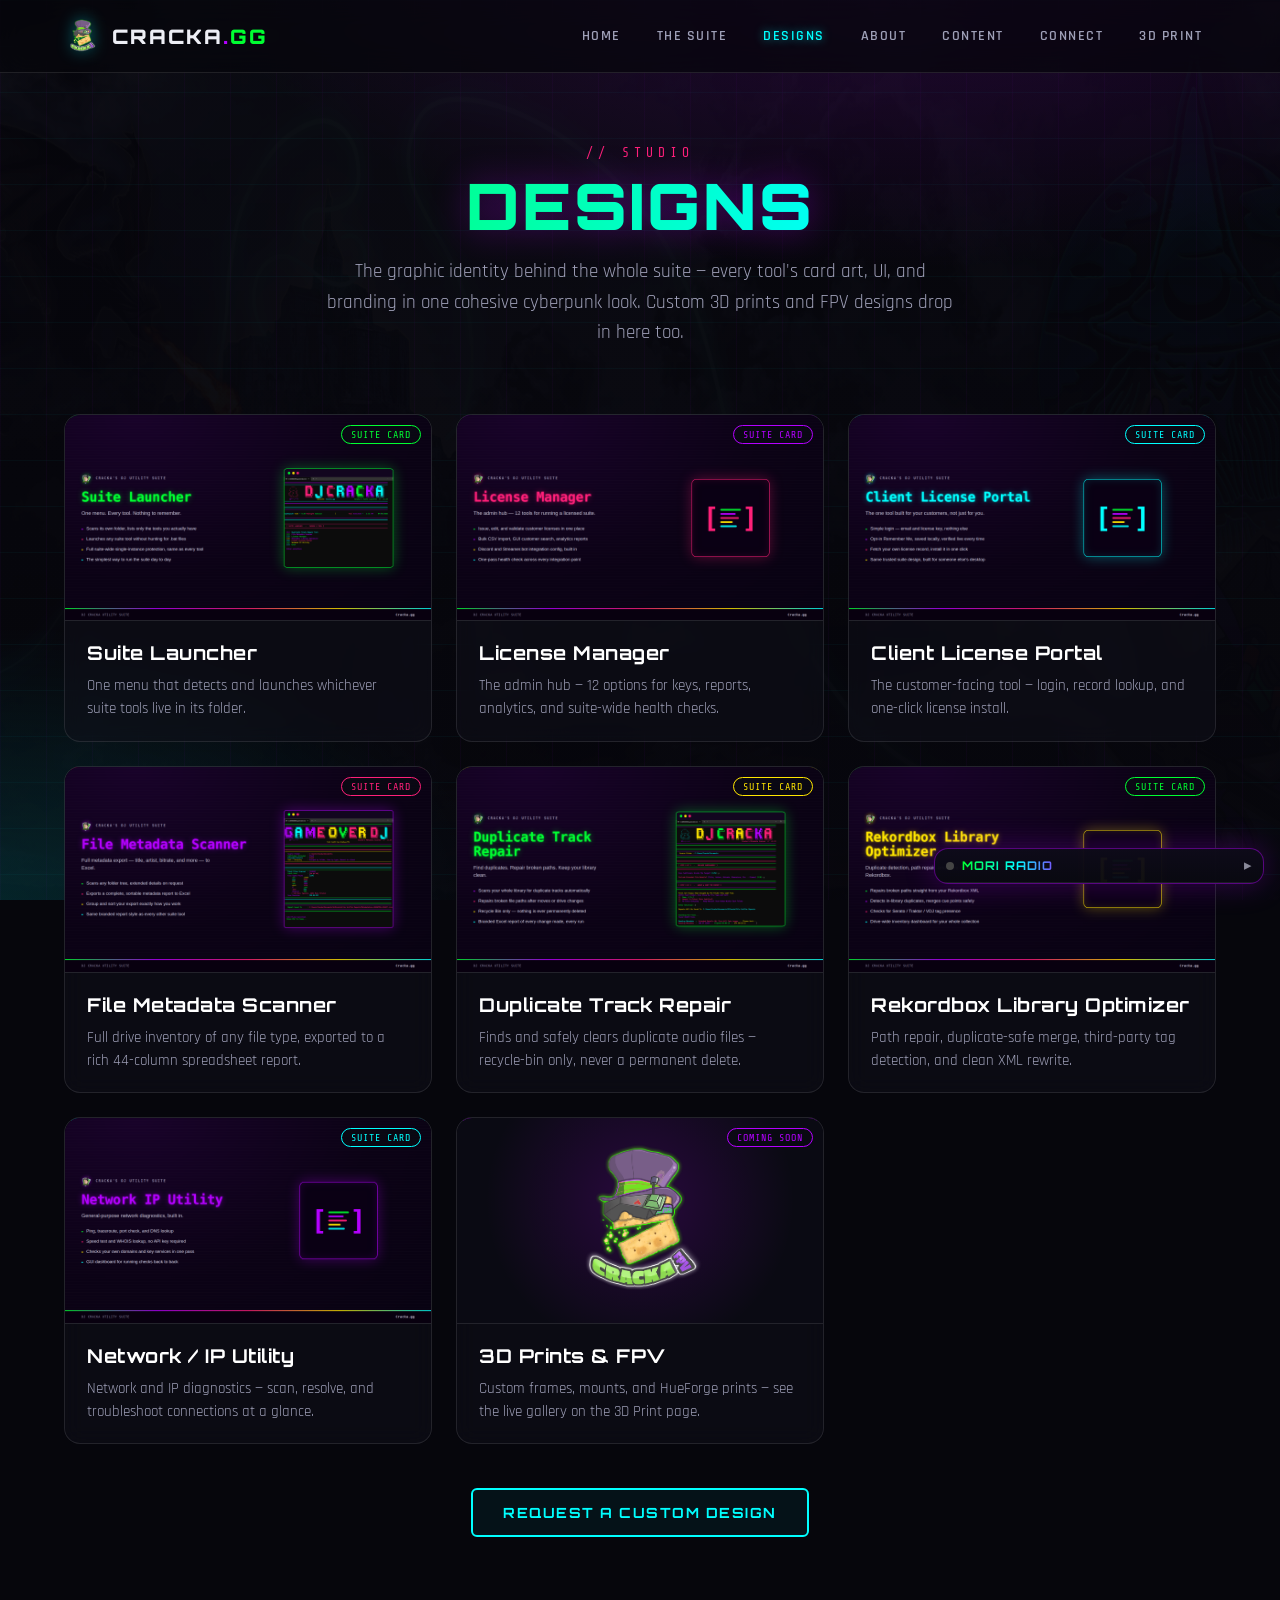
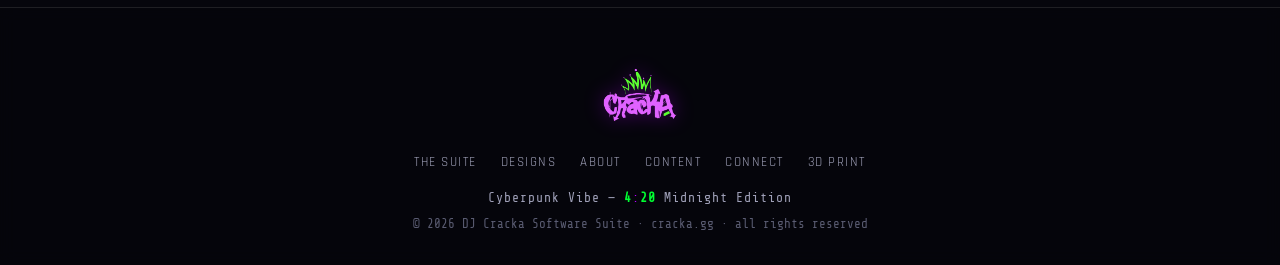
<file: designs.html>
<!DOCTYPE html>
<html lang="en">
<head>
<meta charset="UTF-8">
<meta name="viewport" content="width=device-width, initial-scale=1.0">
<title>Designs — Cracka.gg</title>
<meta name="description" content="Custom designs by Cracka — the suite's card art and UI, plus 3D prints, FPV frames, graphics, and props.">
<link rel="icon" type="image/png" sizes="32x32" href="favicon-32.png"><link rel="icon" type="image/png" sizes="192x192" href="favicon-192.png"><link rel="icon" href="favicon.ico" sizes="any"><link rel="apple-touch-icon" href="apple-touch-icon.png">
<link rel="preconnect" href="https://fonts.googleapis.com"><link rel="preconnect" href="https://fonts.gstatic.com" crossorigin>
<link href="https://fonts.googleapis.com/css2?family=Orbitron:wght@500;700;900&family=Chakra+Petch:wght@600;700&family=Rajdhani:wght@400;500;600;700&family=Share+Tech+Mono&display=swap" rel="stylesheet">
<link rel="stylesheet" href="style.css">
<style>
.dz-media{position:relative;aspect-ratio:16/9;overflow:hidden;border-bottom:1px solid var(--line);background:#0a0a13}
.dz-media img{position:absolute;inset:0;width:100%;height:100%;object-fit:cover;transition:transform .35s ease}
.card:hover .dz-media img{transform:scale(1.05)}
.dz-media .tag{position:absolute;top:10px;right:10px;z-index:2;font-family:'Share Tech Mono';font-size:10px;letter-spacing:1px;
  padding:3px 9px;border-radius:20px;background:rgba(10,10,19,.78);border:1px solid var(--ac,var(--cyan));color:var(--ac,var(--cyan))}
</style>
</head>
<body>

<header class="nav"><div class="wrap nav-in">
  <a class="brand" href="index.html"><img src="MadHatter_header.png" alt="Cracka FPV"><span>CRACKA<span class="dot">.</span><span class="gg">GG</span></span></a>
  <button class="burger" id="burger" aria-label="Menu">☰</button>
  <nav class="menu" id="menu">
    <a href="index.html">Home</a>
    <a href="suite.html">The Suite</a>
    <a href="designs.html" class="active">Designs</a>
    <a href="about.html">About</a>
    <a href="content.html">Content</a>
    <a href="connect.html">Connect</a>
    <a href="prints.html">3D Print</a>
  </nav>
</div></header>

<div class="page-head"><div class="wrap">
  <div class="eyebrow">// Studio</div>
  <h1>Designs</h1>
  <p>The graphic identity behind the whole suite — every tool's card art, UI, and branding in one cohesive cyberpunk look. Custom 3D prints and FPV designs drop in here too.</p>
</div></div>

<section><div class="wrap">
  <div class="grid">
    <div class="card" style="--ac:var(--green)">
      <div class="dz-media"><span class="tag">SUITE CARD</span><img loading="lazy" src="Cracka_Card_Suite_Launcher.png" alt="Suite Launcher card design"></div>
      <div class="card-body"><h3>Suite Launcher</h3><p>One menu that detects and launches whichever suite tools live in its folder.</p></div>
    </div>
    <div class="card" style="--ac:var(--purple)">
      <div class="dz-media"><span class="tag">SUITE CARD</span><img loading="lazy" src="Cracka_Card_License_Manager.png" alt="License Manager card design"></div>
      <div class="card-body"><h3>License Manager</h3><p>The admin hub — 12 options for keys, reports, analytics, and suite-wide health checks.</p></div>
    </div>
    <div class="card" style="--ac:var(--cyan)">
      <div class="dz-media"><span class="tag">SUITE CARD</span><img loading="lazy" src="Cracka_Card_Client_License_Portal.png" alt="Client License Portal card design"></div>
      <div class="card-body"><h3>Client License Portal</h3><p>The customer-facing tool — login, record lookup, and one-click license install.</p></div>
    </div>
    <div class="card" style="--ac:var(--pink)">
      <div class="dz-media"><span class="tag">SUITE CARD</span><img loading="lazy" src="Cracka_Card_File_Metadata_Scanner.png" alt="File Metadata Scanner card design"></div>
      <div class="card-body"><h3>File Metadata Scanner</h3><p>Full drive inventory of any file type, exported to a rich 44-column spreadsheet report.</p></div>
    </div>
    <div class="card" style="--ac:var(--yellow)">
      <div class="dz-media"><span class="tag">SUITE CARD</span><img loading="lazy" src="Cracka_Card_Duplicate_Track_Repair.png" alt="Duplicate Track Repair card design"></div>
      <div class="card-body"><h3>Duplicate Track Repair</h3><p>Finds and safely clears duplicate audio files — recycle-bin only, never a permanent delete.</p></div>
    </div>
    <div class="card" style="--ac:var(--green)">
      <div class="dz-media"><span class="tag">SUITE CARD</span><img loading="lazy" src="Cracka_Card_Rekordbox_Library_Optimizer.png" alt="Rekordbox Library Optimizer card design"></div>
      <div class="card-body"><h3>Rekordbox Library Optimizer</h3><p>Path repair, duplicate-safe merge, third-party tag detection, and clean XML rewrite.</p></div>
    </div>
    <div class="card" style="--ac:var(--cyan)">
      <div class="dz-media"><span class="tag">SUITE CARD</span><img loading="lazy" src="Cracka_Card_Network_IP_Utility.png" alt="Network / IP Utility card design"></div>
      <div class="card-body"><h3>Network / IP Utility</h3><p>Network and IP diagnostics — scan, resolve, and troubleshoot connections at a glance.</p></div>
    </div>
    <div class="card" style="--ac:var(--purple)">
      <div class="dz-media"><span class="tag">COMING SOON</span><img loading="lazy" src="Cracka_FPV_MadHatter_Transparent.png" alt="More designs coming soon" style="object-fit:contain;padding:22px;background:radial-gradient(circle at 50% 40%,rgba(180,0,255,.18),transparent 70%)"></div>
      <div class="card-body"><h3>3D Prints &amp; FPV</h3><p>Custom frames, mounts, and HueForge prints — see the live gallery on the 3D Print page.</p></div>
    </div>
  </div>
  <div style="text-align:center;margin-top:44px"><a class="btn btn-o" href="connect.html">Request a custom design</a></div>
</div></section>

<!-- ===== MORI RADIO MINI-PLAYER — drop in once before </body> on every site ===== -->
<!-- Docked bottom-right. Pulls all channels from /api/stations. ⧉ Pop out keeps playing across -->
<!-- page loads & games. HTML5 audio (separate from DJ Mori in Discord VC). Golden-rule component. -->
<style>
#mori-rp{position:fixed;right:16px;bottom:16px;width:330px;max-width:calc(100vw - 24px);z-index:60;
  background:linear-gradient(180deg,rgba(14,11,26,.97),rgba(9,9,17,.97));border:1px solid rgba(180,0,255,.45);
  border-radius:14px;box-shadow:0 0 30px rgba(180,0,255,.25);overflow:hidden;font-family:'Rajdhani',sans-serif;color:#e7e9f5}
#mori-rp .rp-hd{display:flex;align-items:center;gap:8px;padding:9px 11px;border-bottom:1px solid rgba(255,255,255,.08);cursor:pointer}
#mori-rp .rp-hd .dot{width:8px;height:8px;border-radius:50%;background:#444;flex:0 0 auto}
#mori-rp.playing .rp-hd .dot{background:#00ff32;box-shadow:0 0 8px #00ff32}
#mori-rp .rp-hd b{font-family:'Orbitron',sans-serif;font-size:12px;letter-spacing:1px;background:linear-gradient(90deg,#00ff32,#00ffff,#b400ff,#ff2079,#00ff32);background-size:240% auto;-webkit-background-clip:text;background-clip:text;-webkit-text-fill-color:transparent;animation:mori-wave 7s ease-in-out infinite}
#mori-rp .rp-hd .rp-col{margin-left:auto;color:#8a8a9a;font-size:15px;line-height:1}
#mori-rp .rp-bd{padding:10px 11px;display:flex;flex-direction:column;gap:9px}
#mori-rp.collapsed .rp-bd{display:none}
#mori-rp .rp-now{font-family:'Share Tech Mono',monospace;font-size:10px;color:#00ffff;white-space:nowrap;overflow:hidden;text-overflow:ellipsis}
#mori-rp select{background:rgba(255,255,255,.05);border:1px solid rgba(255,255,255,.14);border-radius:8px;color:#fff;font-family:'Rajdhani';font-size:13px;padding:7px 9px}
#mori-rp select option{background:#0d0b16}
#mori-rp .rp-ctl{display:flex;align-items:center;gap:9px}
#mori-rp .rp-pp{width:38px;height:38px;border-radius:50%;border:2px solid #00ff32;background:rgba(0,255,50,.08);color:#00ff32;font-size:15px;cursor:pointer;flex:0 0 auto}
#mori-rp .rp-pp:hover{background:rgba(0,255,50,.18)}
#mori-rp input[type=range]{flex:1;accent-color:#b400ff}
#mori-rp .rp-pop{font-family:'Chakra Petch',sans-serif;font-weight:700;font-size:11px;border:1px solid rgba(0,255,255,.4);background:rgba(0,255,255,.08);color:#00ffff;border-radius:8px;padding:7px 9px;cursor:pointer}
#mori-rp .rp-pop:hover{background:rgba(0,255,255,.18)}
#mori-rp .rp-hint{font-family:'Share Tech Mono';font-size:9px;color:#8a8a9a}
</style>
<div id="mori-rp" class="collapsed" aria-label="Mori radio player">
  <div class="rp-hd" id="rp-hd"><span class="dot"></span><b>MORI RADIO</b><span class="rp-col" id="rp-col">▸</span></div>
  <div class="rp-bd">
    <div class="rp-now" id="rp-now">— pick a station —</div>
    <select id="rp-sel"><option>Loading channels…</option></select>
    <div class="rp-ctl"><button class="rp-pp" id="rp-pp" aria-label="Play">▶</button>
      <input type="range" id="rp-vol" min="0" max="100" value="80" aria-label="Volume">
      <button class="rp-pop" id="rp-pop" title="Keep playing across pages">⧉</button></div>
    <div class="rp-hint">In-browser · ⧉ pop out to keep playing across pages</div>
  </div>
</div>
<audio id="rp-audio"></audio>
<script>
(function(){
  var API='https://mori.cracka.gg';
  var $=function(i){return document.getElementById(i);};
  var box=$('mori-rp'), sel=$('rp-sel'), au=$('rp-audio'), pp=$('rp-pp'), pop=null, STA=[];
  function LS(k,v){try{if(v===undefined)return localStorage.getItem('moriRP_'+k);localStorage.setItem('moriRP_'+k,v);}catch(_){}}
  if(LS('open')==='1') box.classList.remove('collapsed');
  (function(){var hd=$('rp-hd'),dg=false,mv=false,sx,sy,ox,oy;function dn(e){var t=e.touches?e.touches[0]:e;dg=true;mv=false;sx=t.clientX;sy=t.clientY;var r=box.getBoundingClientRect();ox=r.left;oy=r.top;box.style.right='auto';box.style.bottom='auto';box.style.left=ox+'px';box.style.top=oy+'px';if(e.cancelable)e.preventDefault();}function mvf(e){if(!dg)return;var t=e.touches?e.touches[0]:e;var dx=t.clientX-sx,dy=t.clientY-sy;if(Math.abs(dx)+Math.abs(dy)>4)mv=true;box.style.left=Math.max(0,Math.min(window.innerWidth-46,ox+dx))+'px';box.style.top=Math.max(0,Math.min(window.innerHeight-32,oy+dy))+'px';}function up(){if(!dg)return;dg=false;if(!mv){var c=box.classList.toggle('collapsed');$('rp-col').textContent=c?'▸':'▾';LS('open',c?'0':'1');}}hd.style.cursor='move';hd.title='Drag to move · click to collapse';hd.addEventListener('mousedown',dn);window.addEventListener('mousemove',mvf);window.addEventListener('mouseup',up);hd.addEventListener('touchstart',dn,{passive:false});window.addEventListener('touchmove',mvf,{passive:false});window.addEventListener('touchend',up);})();
  $('rp-col').textContent=box.classList.contains('collapsed')?'▸':'▾';
  function cur(){return STA[Number(sel.value)||0]||null;}
  function play(){var st=cur();if(!st)return;au.src=st.u;au.volume=(Number($('rp-vol').value)||80)/100;au.play().then(function(){box.classList.add('playing');pp.textContent='⏸';$('rp-now').textContent='▶ '+st.n;}).catch(function(){$('rp-now').textContent='⚠ tap ▶ again';});}
  function stop(){au.pause();box.classList.remove('playing');pp.textContent='▶';}
  pp.onclick=function(){if(au.paused)play();else stop();};
  sel.onchange=function(){LS('sta',sel.value);if(!au.paused)play();else{var st=cur();if(st)$('rp-now').textContent='— '+st.n+' —';}};
  var v0=LS('vol'); if(v0)$('rp-vol').value=v0;
  $('rp-vol').oninput=function(){au.volume=(Number(this.value)||0)/100;LS('vol',this.value);if(pop&&!pop.closed){try{pop.postMessage({vol:au.volume},'*');}catch(_){}}};
  $('rp-pop').onclick=function(){var st=cur();if(!st)return;stop();
    var html='<!doctype html><meta charset=utf-8><title>Mori Radio</title><body style="margin:0;background:#0b0b17;color:#e7e9f5;font-family:sans-serif;display:flex;flex-direction:column;align-items:center;justify-content:center;height:100vh;gap:10px">'+
      '<div style="font:700 13px Orbitron,sans-serif;letter-spacing:1px;color:#00ffff">MORI RADIO</div><div id=n style="font:11px monospace;color:#8a8a9a">'+st.n+'</div>'+
      '<audio id=a autoplay controls src="'+st.u+'" style="width:300px"></audio><div style="font:10px monospace;color:#8a8a9a">Keeps playing while you browse. Close to stop.</div>'+
      '<'+'script>onmessage=function(e){if(e.data&&e.data.vol!=null)document.getElementById("a").volume=e.data.vol;}<'+'/script>';
    pop=window.open('','moriRadio','width=360,height=190');if(pop){pop.document.write(html);pop.document.close();$('rp-now').textContent='⧉ playing in pop-out';}else{$('rp-now').textContent='⚠ allow pop-ups';play();}};
  fetch(API+'/api/stations').then(function(r){return r.json();}).then(function(d){STA=(d&&d.stations)||[];if(!STA.length){sel.innerHTML='<option>No channels</option>';return;}
    sel.innerHTML=STA.map(function(s,i){return '<option value="'+i+'">'+(s.n||('Station '+(i+1))).replace(/</g,'&lt;')+'</option>';}).join('');
    var last=LS('sta');if(last!=null&&STA[Number(last)]){sel.value=last;}$('rp-now').textContent='— '+(cur()?cur().n:'')+' —';
  }).catch(function(){sel.innerHTML='<option>Channels unavailable</option>';});
})();
</script>
<!-- ===== END MORI RADIO MINI-PLAYER ===== -->

  <!-- ===== MORI TTS TICKER BAR ===== -->
  <div id="mori-tick" class="mt-empty" role="region" aria-label="Mori news ticker" style="max-width:1180px;margin:20px auto">
    <span class="mt-tag">📡 <b>MORI</b></span>
    <button class="mt-btn" id="mt-pause" title="Pause scrolling" aria-label="Pause scrolling" aria-pressed="false">⏸</button>
    <div class="mt-view"><div class="mt-track" id="mt-track"></div></div>
    <button class="mt-btn" id="mt-spk" title="Hear the latest headline" aria-label="Speak latest headline" aria-pressed="false">🔊</button>
  </div>
  <style>
  #mori-tick{position:relative;display:flex;align-items:center;gap:8px;width:100%;font-family:'Rajdhani','Segoe UI',sans-serif;font-size:14px;font-weight:600;background:linear-gradient(90deg,rgba(9,9,17,.94),rgba(17,9,28,.94));border-top:1px solid rgba(180,0,255,.35);border-bottom:1px solid rgba(0,255,255,.22);color:#dfe6ff;padding:7px 12px;box-sizing:border-box;overflow:hidden;border-radius:10px}
  #mori-tick .mt-tag{flex:0 0 auto;display:flex;align-items:center;gap:6px;font-family:'Share Tech Mono',monospace;font-size:10px;letter-spacing:1px;text-transform:uppercase;color:#00ffff;border-right:1px solid rgba(255,255,255,.12);padding-right:10px}
  #mori-tick .mt-tag b{background:linear-gradient(90deg,#00ff32,#00ffff,#b400ff,#ff2079,#00ff32);background-size:240% auto;-webkit-background-clip:text;background-clip:text;-webkit-text-fill-color:transparent;animation:mori-wave 7s ease-in-out infinite}
  @keyframes mori-wave{0%,100%{background-position:0 50%}50%{background-position:100% 50%}}
  #mori-tick .mt-view{flex:1 1 auto;overflow:hidden;white-space:nowrap;position:relative;-webkit-mask-image:linear-gradient(90deg,transparent,#000 3%,#000 97%,transparent);mask-image:linear-gradient(90deg,transparent,#000 3%,#000 97%,transparent)}
  #mori-tick .mt-track{display:inline-block;white-space:nowrap;padding-left:100%;animation:mt-scroll 40s linear infinite;will-change:transform}
  #mori-tick.mt-paused .mt-track,#mori-tick .mt-view:hover .mt-track{animation-play-state:paused}
  #mori-tick .mt-track a{text-decoration:none}#mori-tick .mt-track a:hover{text-decoration:underline}
  #mori-tick .mt-sep{color:#5a5a72;margin:0 15px}
  #mori-tick .mt-btn{flex:0 0 auto;cursor:pointer;border:1px solid rgba(0,255,255,.35);background:rgba(0,255,255,.06);color:#00ffff;border-radius:8px;font-size:13px;line-height:1;padding:5px 8px;transition:.15s}
  #mori-tick .mt-btn:hover{background:rgba(0,255,255,.18);box-shadow:0 0 10px rgba(0,255,255,.3)}
  #mori-tick .mt-btn[aria-pressed="true"]{background:rgba(0,255,50,.18);border-color:rgba(0,255,50,.5);color:#00ff64}
  #mori-tick.mt-empty{display:none}
  @keyframes mt-scroll{from{transform:translateX(0)}to{transform:translateX(-100%)}}
  @media(prefers-reduced-motion:reduce){#mori-tick .mt-track{animation-duration:0s;padding-left:0}}
  </style>
  <script>
  (function(){
    var API='https://mori.cracka.gg', GUILD='';
    var PALETTE=['#00ff32','#00ffff','#b400ff','#ff2079','#ffe600'];
    var FONTS={'':'', rajdhani:"'Rajdhani',sans-serif", chakra:"'Chakra Petch',sans-serif", mono:"'Share Tech Mono',monospace", system:"system-ui,Segoe UI,sans-serif"};
    var bar=document.getElementById('mori-tick'), track=document.getElementById('mt-track'), spk=document.getElementById('mt-spk'), pause=document.getElementById('mt-pause');
    var items=[], cfg={enabled:true,engine:'browser',voice:'af_bella',rate:'1'}, kokoroReady=false, cur=null, audio=null;
    var _speed=3;
    function applySpeed(){ var PXPS={1:22,2:38,3:55,4:78,5:110}; var w=track.scrollWidth||0; var v=PXPS[_speed]||55; track.style.animationDuration=(w>40?(w/v):40).toFixed(1)+'s'; }
    function esc(s){return String(s==null?'':s).replace(/[&<>"]/g,function(c){return{'&':'&amp;','<':'&lt;','>':'&gt;','"':'&quot;'}[c];});}
    function applyDisp(d){ d=d||{}; _speed=Math.max(1,Math.min(5,Number(d.speed)||3)); if(d.font&&FONTS[d.font])bar.style.fontFamily=FONTS[d.font]; if(d.size)bar.style.fontSize=(Number(d.size)||14)+'px'; }
    function chunkHtml(){ return items.map(function(it,i){ var col=PALETTE[i%PALETTE.length], t=esc(it.title||''); return it.link?'<a href="'+esc(it.link)+'" target="_blank" rel="noopener" style="color:'+col+'">'+t+'</a>':'<span style="color:'+col+'">'+t+'</span>'; }).join('<span class="mt-sep">◆</span>'); }
    function render(){ if(!items.length){ bar.className='mt-empty'; return; } bar.className=''; var h=chunkHtml(); track.innerHTML=h+'<span class="mt-sep">◆</span>'+h; cur=(items[0]&&items[0].title)?items[0].title:null; spk.style.display=(cfg.enabled===false)?'none':''; applySpeed(); }
    pause.addEventListener('click',function(){ var p=bar.classList.toggle('mt-paused'); pause.setAttribute('aria-pressed',p?'true':'false'); pause.textContent=p?'▶':'⏸'; pause.title=p?'Resume scrolling':'Pause scrolling'; });
    function stopAudio(){ try{ if(audio){audio.pause();audio=null;} window.speechSynthesis&&window.speechSynthesis.cancel(); }catch(_){} spk.setAttribute('aria-pressed','false'); }
    function speakBrowser(text){ if(!('speechSynthesis' in window))return false; try{ window.speechSynthesis.cancel(); var u=new SpeechSynthesisUtterance(text); u.rate=parseFloat(cfg.rate)||1; u.onend=function(){spk.setAttribute('aria-pressed','false');}; window.speechSynthesis.speak(u); return true; }catch(_){ return false; } }
    function speakKokoro(text){ fetch(API+'/api/tts/say',{method:'POST',headers:{'content-type':'application/json'},body:JSON.stringify({text:text,voice:cfg.voice})}).then(function(r){return r.json().catch(function(){return{};});}).then(function(r){ if(r.audioB64){ audio=new Audio('data:'+(r.contentType||'audio/mpeg')+';base64,'+r.audioB64); audio.onended=function(){spk.setAttribute('aria-pressed','false');}; audio.play(); } else { if(!speakBrowser(text)) spk.setAttribute('aria-pressed','false'); } }).catch(function(){ if(!speakBrowser(text)) spk.setAttribute('aria-pressed','false'); }); }
    spk.addEventListener('click',function(){ if(spk.getAttribute('aria-pressed')==='true'){ stopAudio(); return; } if(!cur)return; spk.setAttribute('aria-pressed','true'); if(cfg.engine==='kokoro')speakKokoro(cur); else if(!speakBrowser(cur))speakKokoro(cur); });
    fetch(API+'/api/ticker'+(GUILD?('?guild='+encodeURIComponent(GUILD)):'')).then(function(r){return r.json();}).then(function(d){ items=(d&&d.items)||[]; if(d&&d.tts)cfg=d.tts; kokoroReady=!!(d&&d.kokoro); applyDisp(d&&d.ticker); render(); if(document.fonts&&document.fonts.ready){document.fonts.ready.then(applySpeed);} window.addEventListener('resize',applySpeed); }).catch(function(){ bar.className='mt-empty'; });
  })();
  </script>
  <!-- ===== END MORI TTS TICKER BAR ===== -->

<footer class="foot"><div class="wrap">
  <img src="Cracka_Wordmark_GreenPurple.png" alt="DJ Cracka">
  <div class="foot-links"><a href="suite.html">The Suite</a><a href="designs.html">Designs</a><a href="about.html">About</a><a href="content.html">Content</a><a href="connect.html">Connect</a><a href="prints.html">3D Print</a></div>
  <div class="midnight">Cyberpunk Vibe — <b>4</b><i>:</i><b>20</b> Midnight Edition</div>
  <div class="copy">© 2026 DJ Cracka Software Suite · cracka.gg · all rights reserved</div>
</div></footer>
<script>var b=document.getElementById('burger'),m=document.getElementById('menu');b.addEventListener('click',function(){m.classList.toggle('open')});</script>


</body>
</html>
</file>
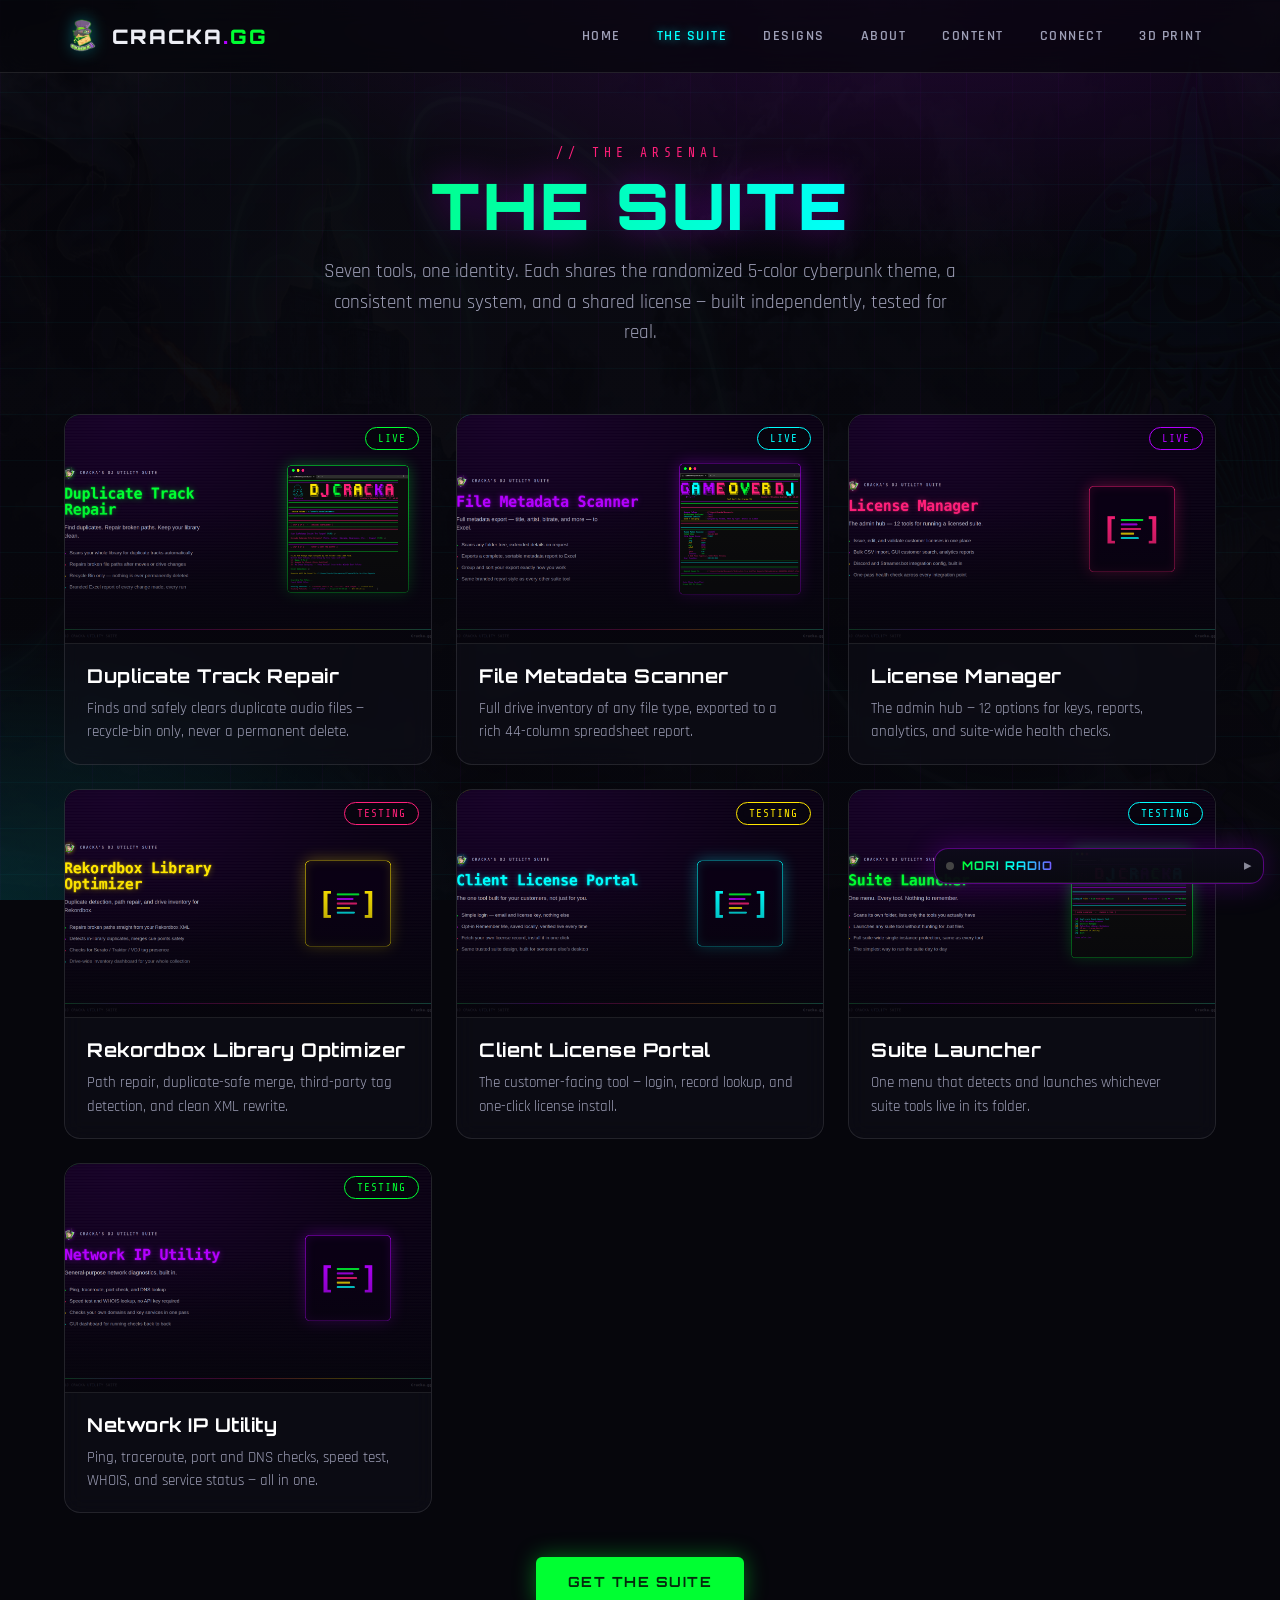
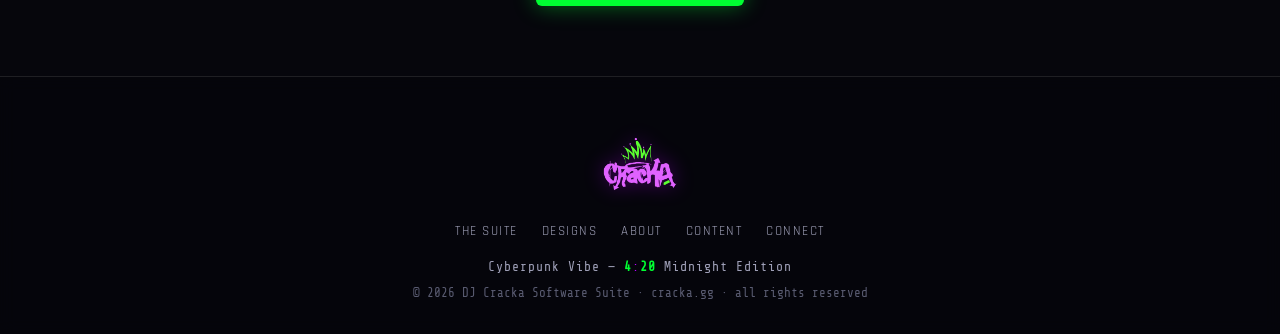
<file: suite.html>
<!DOCTYPE html>
<html lang="en">
<head>
<meta charset="UTF-8">
<meta name="viewport" content="width=device-width, initial-scale=1.0">
<title>The Suite — Cracka.gg</title>
<meta name="description" content="The DJ Cracka Software Suite — seven pro-grade Windows tools for DJs and streamers.">
<link rel="icon" type="image/png" sizes="32x32" href="favicon-32.png"><link rel="icon" type="image/png" sizes="192x192" href="favicon-192.png"><link rel="icon" href="favicon.ico" sizes="any"><link rel="apple-touch-icon" href="apple-touch-icon.png">
<link rel="preconnect" href="https://fonts.googleapis.com"><link rel="preconnect" href="https://fonts.gstatic.com" crossorigin>
<link href="https://fonts.googleapis.com/css2?family=Orbitron:wght@500;700;900&family=Chakra+Petch:wght@600;700&family=Rajdhani:wght@400;500;600;700&family=Share+Tech+Mono&display=swap" rel="stylesheet">
<link rel="stylesheet" href="style.css">
</head>
<body>

<header class="nav"><div class="wrap nav-in">
  <a class="brand" href="index.html"><img src="MadHatter_header.png" alt="Cracka FPV"><span>CRACKA<span class="dot">.</span><span class="gg">GG</span></span></a>
  <button class="burger" id="burger" aria-label="Menu">☰</button>
  <nav class="menu" id="menu">
    <a href="index.html">Home</a>
    <a href="suite.html" class="active">The Suite</a>
    <a href="designs.html">Designs</a>
    <a href="about.html">About</a>
    <a href="content.html">Content</a>
    <a href="connect.html">Connect</a>
    <a href="prints.html">3D Print</a>
  </nav>
</div></header>

<div class="page-head"><div class="wrap">
  <div class="eyebrow">// The Arsenal</div>
  <h1>The Suite</h1>
  <p>Seven tools, one identity. Each shares the randomized 5-color cyberpunk theme, a consistent menu system, and a shared license — built independently, tested for real.</p>
</div></div>

<section><div class="wrap">
  <div class="grid">
    <div class="card" style="--ac:var(--green)"><div class="card-media"><img src="Cracka_Card_Duplicate_Track_Repair.png" alt=""><div class="veil"></div><span class="badge">Live</span></div><div class="card-body"><h3>Duplicate Track Repair</h3><p>Finds and safely clears duplicate audio files — recycle-bin only, never a permanent delete.</p></div></div>
    <div class="card" style="--ac:var(--cyan)"><div class="card-media"><img src="Cracka_Card_File_Metadata_Scanner.png" alt=""><div class="veil"></div><span class="badge">Live</span></div><div class="card-body"><h3>File Metadata Scanner</h3><p>Full drive inventory of any file type, exported to a rich 44-column spreadsheet report.</p></div></div>
    <div class="card" style="--ac:var(--purple)"><div class="card-media"><img src="Cracka_Card_License_Manager.png" alt=""><div class="veil"></div><span class="badge">Live</span></div><div class="card-body"><h3>License Manager</h3><p>The admin hub — 12 options for keys, reports, analytics, and suite-wide health checks.</p></div></div>
    <div class="card" style="--ac:var(--pink)"><div class="card-media"><img src="Cracka_Card_Rekordbox_Library_Optimizer.png" alt=""><div class="veil"></div><span class="badge">Testing</span></div><div class="card-body"><h3>Rekordbox Library Optimizer</h3><p>Path repair, duplicate-safe merge, third-party tag detection, and clean XML rewrite.</p></div></div>
    <div class="card" style="--ac:var(--yellow)"><div class="card-media"><img src="Cracka_Card_Client_License_Portal.png" alt=""><div class="veil"></div><span class="badge">Testing</span></div><div class="card-body"><h3>Client License Portal</h3><p>The customer-facing tool — login, record lookup, and one-click license install.</p></div></div>
    <div class="card" style="--ac:var(--cyan)"><div class="card-media"><img src="Cracka_Card_Suite_Launcher.png" alt=""><div class="veil"></div><span class="badge">Testing</span></div><div class="card-body"><h3>Suite Launcher</h3><p>One menu that detects and launches whichever suite tools live in its folder.</p></div></div>
    <div class="card" style="--ac:var(--green)"><div class="card-media"><img src="Cracka_Card_Network_IP_Utility.png" alt=""><div class="veil"></div><span class="badge">Testing</span></div><div class="card-body"><h3>Network IP Utility</h3><p>Ping, traceroute, port and DNS checks, speed test, WHOIS, and service status — all in one.</p></div></div>
  </div>
  <div style="text-align:center;margin-top:44px"><a class="btn btn-p" href="connect.html">Get the Suite</a></div>
</div></section>

<!-- ===== MORI RADIO MINI-PLAYER — drop in once before </body> on every site ===== -->
<!-- Docked bottom-right. Pulls all channels from /api/stations. ⧉ Pop out keeps playing across -->
<!-- page loads & games. HTML5 audio (separate from DJ Mori in Discord VC). Golden-rule component. -->
<style>
#mori-rp{position:fixed;right:16px;bottom:16px;width:330px;max-width:calc(100vw - 24px);z-index:60;
  background:linear-gradient(180deg,rgba(14,11,26,.97),rgba(9,9,17,.97));border:1px solid rgba(180,0,255,.45);
  border-radius:14px;box-shadow:0 0 30px rgba(180,0,255,.25);overflow:hidden;font-family:'Rajdhani',sans-serif;color:#e7e9f5}
#mori-rp .rp-hd{display:flex;align-items:center;gap:8px;padding:9px 11px;border-bottom:1px solid rgba(255,255,255,.08);cursor:pointer}
#mori-rp .rp-hd .dot{width:8px;height:8px;border-radius:50%;background:#444;flex:0 0 auto}
#mori-rp.playing .rp-hd .dot{background:#00ff32;box-shadow:0 0 8px #00ff32}
#mori-rp .rp-hd b{font-family:'Orbitron',sans-serif;font-size:12px;letter-spacing:1px;background:linear-gradient(90deg,#00ff32,#00ffff,#b400ff,#ff2079,#00ff32);background-size:240% auto;-webkit-background-clip:text;background-clip:text;-webkit-text-fill-color:transparent;animation:mori-wave 7s ease-in-out infinite}
#mori-rp .rp-hd .rp-col{margin-left:auto;color:#8a8a9a;font-size:15px;line-height:1}
#mori-rp .rp-bd{padding:10px 11px;display:flex;flex-direction:column;gap:9px}
#mori-rp.collapsed .rp-bd{display:none}
#mori-rp .rp-now{font-family:'Share Tech Mono',monospace;font-size:10px;color:#00ffff;white-space:nowrap;overflow:hidden;text-overflow:ellipsis}
#mori-rp select{background:rgba(255,255,255,.05);border:1px solid rgba(255,255,255,.14);border-radius:8px;color:#fff;font-family:'Rajdhani';font-size:13px;padding:7px 9px}
#mori-rp select option{background:#0d0b16}
#mori-rp .rp-ctl{display:flex;align-items:center;gap:9px}
#mori-rp .rp-pp{width:38px;height:38px;border-radius:50%;border:2px solid #00ff32;background:rgba(0,255,50,.08);color:#00ff32;font-size:15px;cursor:pointer;flex:0 0 auto}
#mori-rp .rp-pp:hover{background:rgba(0,255,50,.18)}
#mori-rp input[type=range]{flex:1;accent-color:#b400ff}
#mori-rp .rp-pop{font-family:'Chakra Petch',sans-serif;font-weight:700;font-size:11px;border:1px solid rgba(0,255,255,.4);background:rgba(0,255,255,.08);color:#00ffff;border-radius:8px;padding:7px 9px;cursor:pointer}
#mori-rp .rp-pop:hover{background:rgba(0,255,255,.18)}
#mori-rp .rp-hint{font-family:'Share Tech Mono';font-size:9px;color:#8a8a9a}
</style>
<div id="mori-rp" class="collapsed" aria-label="Mori radio player">
  <div class="rp-hd" id="rp-hd"><span class="dot"></span><b>MORI RADIO</b><span class="rp-col" id="rp-col">▸</span></div>
  <div class="rp-bd">
    <div class="rp-now" id="rp-now">— pick a station —</div>
    <select id="rp-sel"><option>Loading channels…</option></select>
    <div class="rp-ctl"><button class="rp-pp" id="rp-pp" aria-label="Play">▶</button>
      <input type="range" id="rp-vol" min="0" max="100" value="80" aria-label="Volume">
      <button class="rp-pop" id="rp-pop" title="Keep playing across pages">⧉</button></div>
    <div class="rp-hint">In-browser · ⧉ pop out to keep playing across pages</div>
  </div>
</div>
<audio id="rp-audio"></audio>
<script>
(function(){
  var API='https://mori.cracka.gg';
  var $=function(i){return document.getElementById(i);};
  var box=$('mori-rp'), sel=$('rp-sel'), au=$('rp-audio'), pp=$('rp-pp'), pop=null, STA=[];
  function LS(k,v){try{if(v===undefined)return localStorage.getItem('moriRP_'+k);localStorage.setItem('moriRP_'+k,v);}catch(_){}}
  if(LS('open')==='1') box.classList.remove('collapsed');
  (function(){var hd=$('rp-hd'),dg=false,mv=false,sx,sy,ox,oy;function dn(e){var t=e.touches?e.touches[0]:e;dg=true;mv=false;sx=t.clientX;sy=t.clientY;var r=box.getBoundingClientRect();ox=r.left;oy=r.top;box.style.right='auto';box.style.bottom='auto';box.style.left=ox+'px';box.style.top=oy+'px';if(e.cancelable)e.preventDefault();}function mvf(e){if(!dg)return;var t=e.touches?e.touches[0]:e;var dx=t.clientX-sx,dy=t.clientY-sy;if(Math.abs(dx)+Math.abs(dy)>4)mv=true;box.style.left=Math.max(0,Math.min(window.innerWidth-46,ox+dx))+'px';box.style.top=Math.max(0,Math.min(window.innerHeight-32,oy+dy))+'px';}function up(){if(!dg)return;dg=false;if(!mv){var c=box.classList.toggle('collapsed');$('rp-col').textContent=c?'▸':'▾';LS('open',c?'0':'1');}}hd.style.cursor='move';hd.title='Drag to move · click to collapse';hd.addEventListener('mousedown',dn);window.addEventListener('mousemove',mvf);window.addEventListener('mouseup',up);hd.addEventListener('touchstart',dn,{passive:false});window.addEventListener('touchmove',mvf,{passive:false});window.addEventListener('touchend',up);})();
  $('rp-col').textContent=box.classList.contains('collapsed')?'▸':'▾';
  function cur(){return STA[Number(sel.value)||0]||null;}
  function play(){var st=cur();if(!st)return;au.src=st.u;au.volume=(Number($('rp-vol').value)||80)/100;au.play().then(function(){box.classList.add('playing');pp.textContent='⏸';$('rp-now').textContent='▶ '+st.n;}).catch(function(){$('rp-now').textContent='⚠ tap ▶ again';});}
  function stop(){au.pause();box.classList.remove('playing');pp.textContent='▶';}
  pp.onclick=function(){if(au.paused)play();else stop();};
  sel.onchange=function(){LS('sta',sel.value);if(!au.paused)play();else{var st=cur();if(st)$('rp-now').textContent='— '+st.n+' —';}};
  var v0=LS('vol'); if(v0)$('rp-vol').value=v0;
  $('rp-vol').oninput=function(){au.volume=(Number(this.value)||0)/100;LS('vol',this.value);if(pop&&!pop.closed){try{pop.postMessage({vol:au.volume},'*');}catch(_){}}};
  $('rp-pop').onclick=function(){var st=cur();if(!st)return;stop();
    var html='<!doctype html><meta charset=utf-8><title>Mori Radio</title><body style="margin:0;background:#0b0b17;color:#e7e9f5;font-family:sans-serif;display:flex;flex-direction:column;align-items:center;justify-content:center;height:100vh;gap:10px">'+
      '<div style="font:700 13px Orbitron,sans-serif;letter-spacing:1px;color:#00ffff">MORI RADIO</div><div id=n style="font:11px monospace;color:#8a8a9a">'+st.n+'</div>'+
      '<audio id=a autoplay controls src="'+st.u+'" style="width:300px"></audio><div style="font:10px monospace;color:#8a8a9a">Keeps playing while you browse. Close to stop.</div>'+
      '<'+'script>onmessage=function(e){if(e.data&&e.data.vol!=null)document.getElementById("a").volume=e.data.vol;}<'+'/script>';
    pop=window.open('','moriRadio','width=360,height=190');if(pop){pop.document.write(html);pop.document.close();$('rp-now').textContent='⧉ playing in pop-out';}else{$('rp-now').textContent='⚠ allow pop-ups';play();}};
  fetch(API+'/api/stations').then(function(r){return r.json();}).then(function(d){STA=(d&&d.stations)||[];if(!STA.length){sel.innerHTML='<option>No channels</option>';return;}
    sel.innerHTML=STA.map(function(s,i){return '<option value="'+i+'">'+(s.n||('Station '+(i+1))).replace(/</g,'&lt;')+'</option>';}).join('');
    var last=LS('sta');if(last!=null&&STA[Number(last)]){sel.value=last;}$('rp-now').textContent='— '+(cur()?cur().n:'')+' —';
  }).catch(function(){sel.innerHTML='<option>Channels unavailable</option>';});
})();
</script>
<!-- ===== END MORI RADIO MINI-PLAYER ===== -->

  <!-- ===== MORI TTS TICKER BAR ===== -->
  <div id="mori-tick" class="mt-empty" role="region" aria-label="Mori news ticker" style="max-width:1180px;margin:20px auto">
    <span class="mt-tag">📡 <b>MORI</b></span>
    <button class="mt-btn" id="mt-pause" title="Pause scrolling" aria-label="Pause scrolling" aria-pressed="false">⏸</button>
    <div class="mt-view"><div class="mt-track" id="mt-track"></div></div>
    <button class="mt-btn" id="mt-spk" title="Hear the latest headline" aria-label="Speak latest headline" aria-pressed="false">🔊</button>
  </div>
  <style>
  #mori-tick{position:relative;display:flex;align-items:center;gap:8px;width:100%;font-family:'Rajdhani','Segoe UI',sans-serif;font-size:14px;font-weight:600;background:linear-gradient(90deg,rgba(9,9,17,.94),rgba(17,9,28,.94));border-top:1px solid rgba(180,0,255,.35);border-bottom:1px solid rgba(0,255,255,.22);color:#dfe6ff;padding:7px 12px;box-sizing:border-box;overflow:hidden;border-radius:10px}
  #mori-tick .mt-tag{flex:0 0 auto;display:flex;align-items:center;gap:6px;font-family:'Share Tech Mono',monospace;font-size:10px;letter-spacing:1px;text-transform:uppercase;color:#00ffff;border-right:1px solid rgba(255,255,255,.12);padding-right:10px}
  #mori-tick .mt-tag b{background:linear-gradient(90deg,#00ff32,#00ffff,#b400ff,#ff2079,#00ff32);background-size:240% auto;-webkit-background-clip:text;background-clip:text;-webkit-text-fill-color:transparent;animation:mori-wave 7s ease-in-out infinite}
  @keyframes mori-wave{0%,100%{background-position:0 50%}50%{background-position:100% 50%}}
  #mori-tick .mt-view{flex:1 1 auto;overflow:hidden;white-space:nowrap;position:relative;-webkit-mask-image:linear-gradient(90deg,transparent,#000 3%,#000 97%,transparent);mask-image:linear-gradient(90deg,transparent,#000 3%,#000 97%,transparent)}
  #mori-tick .mt-track{display:inline-block;white-space:nowrap;padding-left:100%;animation:mt-scroll 40s linear infinite;will-change:transform}
  #mori-tick.mt-paused .mt-track,#mori-tick .mt-view:hover .mt-track{animation-play-state:paused}
  #mori-tick .mt-track a{text-decoration:none}#mori-tick .mt-track a:hover{text-decoration:underline}
  #mori-tick .mt-sep{color:#5a5a72;margin:0 15px}
  #mori-tick .mt-btn{flex:0 0 auto;cursor:pointer;border:1px solid rgba(0,255,255,.35);background:rgba(0,255,255,.06);color:#00ffff;border-radius:8px;font-size:13px;line-height:1;padding:5px 8px;transition:.15s}
  #mori-tick .mt-btn:hover{background:rgba(0,255,255,.18);box-shadow:0 0 10px rgba(0,255,255,.3)}
  #mori-tick .mt-btn[aria-pressed="true"]{background:rgba(0,255,50,.18);border-color:rgba(0,255,50,.5);color:#00ff64}
  #mori-tick.mt-empty{display:none}
  @keyframes mt-scroll{from{transform:translateX(0)}to{transform:translateX(-100%)}}
  @media(prefers-reduced-motion:reduce){#mori-tick .mt-track{animation-duration:0s;padding-left:0}}
  </style>
  <script>
  (function(){
    var API='https://mori.cracka.gg', GUILD='';
    var PALETTE=['#00ff32','#00ffff','#b400ff','#ff2079','#ffe600'];
    var FONTS={'':'', rajdhani:"'Rajdhani',sans-serif", chakra:"'Chakra Petch',sans-serif", mono:"'Share Tech Mono',monospace", system:"system-ui,Segoe UI,sans-serif"};
    var bar=document.getElementById('mori-tick'), track=document.getElementById('mt-track'), spk=document.getElementById('mt-spk'), pause=document.getElementById('mt-pause');
    var items=[], cfg={enabled:true,engine:'browser',voice:'af_bella',rate:'1'}, kokoroReady=false, cur=null, audio=null;
    var _speed=3;
    function applySpeed(){ var PXPS={1:22,2:38,3:55,4:78,5:110}; var w=track.scrollWidth||0; var v=PXPS[_speed]||55; track.style.animationDuration=(w>40?(w/v):40).toFixed(1)+'s'; }
    function esc(s){return String(s==null?'':s).replace(/[&<>"]/g,function(c){return{'&':'&amp;','<':'&lt;','>':'&gt;','"':'&quot;'}[c];});}
    function applyDisp(d){ d=d||{}; _speed=Math.max(1,Math.min(5,Number(d.speed)||3)); if(d.font&&FONTS[d.font])bar.style.fontFamily=FONTS[d.font]; if(d.size)bar.style.fontSize=(Number(d.size)||14)+'px'; }
    function chunkHtml(){ return items.map(function(it,i){ var col=PALETTE[i%PALETTE.length], t=esc(it.title||''); return it.link?'<a href="'+esc(it.link)+'" target="_blank" rel="noopener" style="color:'+col+'">'+t+'</a>':'<span style="color:'+col+'">'+t+'</span>'; }).join('<span class="mt-sep">◆</span>'); }
    function render(){ if(!items.length){ bar.className='mt-empty'; return; } bar.className=''; var h=chunkHtml(); track.innerHTML=h+'<span class="mt-sep">◆</span>'+h; cur=(items[0]&&items[0].title)?items[0].title:null; spk.style.display=(cfg.enabled===false)?'none':''; applySpeed(); }
    pause.addEventListener('click',function(){ var p=bar.classList.toggle('mt-paused'); pause.setAttribute('aria-pressed',p?'true':'false'); pause.textContent=p?'▶':'⏸'; pause.title=p?'Resume scrolling':'Pause scrolling'; });
    function stopAudio(){ try{ if(audio){audio.pause();audio=null;} window.speechSynthesis&&window.speechSynthesis.cancel(); }catch(_){} spk.setAttribute('aria-pressed','false'); }
    function speakBrowser(text){ if(!('speechSynthesis' in window))return false; try{ window.speechSynthesis.cancel(); var u=new SpeechSynthesisUtterance(text); u.rate=parseFloat(cfg.rate)||1; u.onend=function(){spk.setAttribute('aria-pressed','false');}; window.speechSynthesis.speak(u); return true; }catch(_){ return false; } }
    function speakKokoro(text){ fetch(API+'/api/tts/say',{method:'POST',headers:{'content-type':'application/json'},body:JSON.stringify({text:text,voice:cfg.voice})}).then(function(r){return r.json().catch(function(){return{};});}).then(function(r){ if(r.audioB64){ audio=new Audio('data:'+(r.contentType||'audio/mpeg')+';base64,'+r.audioB64); audio.onended=function(){spk.setAttribute('aria-pressed','false');}; audio.play(); } else { if(!speakBrowser(text)) spk.setAttribute('aria-pressed','false'); } }).catch(function(){ if(!speakBrowser(text)) spk.setAttribute('aria-pressed','false'); }); }
    spk.addEventListener('click',function(){ if(spk.getAttribute('aria-pressed')==='true'){ stopAudio(); return; } if(!cur)return; spk.setAttribute('aria-pressed','true'); if(cfg.engine==='kokoro')speakKokoro(cur); else if(!speakBrowser(cur))speakKokoro(cur); });
    fetch(API+'/api/ticker'+(GUILD?('?guild='+encodeURIComponent(GUILD)):'')).then(function(r){return r.json();}).then(function(d){ items=(d&&d.items)||[]; if(d&&d.tts)cfg=d.tts; kokoroReady=!!(d&&d.kokoro); applyDisp(d&&d.ticker); render(); if(document.fonts&&document.fonts.ready){document.fonts.ready.then(applySpeed);} window.addEventListener('resize',applySpeed); }).catch(function(){ bar.className='mt-empty'; });
  })();
  </script>
  <!-- ===== END MORI TTS TICKER BAR ===== -->

<footer class="foot"><div class="wrap">
  <img src="Cracka_Wordmark_GreenPurple.png" alt="DJ Cracka">
  <div class="foot-links"><a href="suite.html">The Suite</a><a href="designs.html">Designs</a><a href="about.html">About</a><a href="content.html">Content</a><a href="connect.html">Connect</a></div>
  <div class="midnight">Cyberpunk Vibe — <b>4</b><i>:</i><b>20</b> Midnight Edition</div>
  <div class="copy">© 2026 DJ Cracka Software Suite · cracka.gg · all rights reserved</div>
</div></footer>
<script>var b=document.getElementById('burger'),m=document.getElementById('menu');b.addEventListener('click',function(){m.classList.toggle('open')});</script>


</body>
</html>
</file>
<file: style.css>
/* ===== DJ Cracka Suite — cracka.gg shared theme ===== */
:root{
  --green:#00ff32; --purple:#b400ff; --pink:#ff2079; --yellow:#ffe600; --cyan:#00ffff;
  --bg:#06060c; --panel:rgba(18,18,28,0.55); --panel-solid:#11111d;
  --glass:rgba(16,16,26,0.5); --line:rgba(255,255,255,.10); --line-strong:rgba(255,255,255,.18);
  --txt:#edeef5; --mut:#9fa0b8;
}
*{margin:0;padding:0;box-sizing:border-box}
html{scroll-behavior:smooth}
body{background:var(--bg);color:var(--txt);font-family:'Rajdhani',sans-serif;min-height:100vh;overflow-x:hidden;position:relative}
/* fixed atmospheric background: banner + dark wash + neon grid */
body::before{content:"";position:fixed;inset:0;z-index:-2;
  background:url('banner.png') center center/cover no-repeat fixed;opacity:.16}
body::after{content:"";position:fixed;inset:0;z-index:-1;
  background:
    radial-gradient(1200px 600px at 70% -10%,rgba(180,0,255,.18),transparent 60%),
    radial-gradient(900px 500px at 0% 100%,rgba(0,255,255,.12),transparent 55%),
    linear-gradient(rgba(0,255,255,.03) 1px,transparent 1px),
    linear-gradient(90deg,rgba(180,0,255,.03) 1px,transparent 1px),
    linear-gradient(180deg,rgba(6,6,12,.72),rgba(6,6,12,.92));
  background-size:auto,auto,46px 46px,46px 46px,auto}
a{color:inherit;text-decoration:none}
img{max-width:100%;display:block}
.wrap{max-width:1200px;margin:0 auto;padding:0 24px}
h1,h2,h3{font-family:'Orbitron',sans-serif}

/* ===== NAV ===== */
.nav{position:sticky;top:0;z-index:80;background:rgba(6,6,12,.72);backdrop-filter:blur(14px);border-bottom:1px solid var(--line)}
.nav-in{display:flex;align-items:center;justify-content:space-between;height:72px}
.brand{display:flex;align-items:center;gap:12px;font-family:'Orbitron';font-weight:900;letter-spacing:2px;font-size:20px}
.brand img{height:36px;filter:drop-shadow(0 0 8px rgba(0,255,255,.4))}
.brand .dot{color:var(--purple)}.brand .gg{color:var(--green)}
.menu{display:flex;gap:8px;align-items:center}
.menu a{color:var(--mut);font-weight:600;font-size:14px;letter-spacing:1.5px;text-transform:uppercase;padding:9px 14px;border-radius:6px;transition:.2s}
.menu a:hover{color:var(--txt);background:rgba(255,255,255,.05)}
.menu a.active{color:var(--cyan);text-shadow:0 0 10px rgba(0,255,255,.6)}
.menu a.yt{background:var(--pink);color:#2a0713;letter-spacing:1px;box-shadow:0 0 18px rgba(255,32,121,.4)}
.menu a.yt:hover{background:var(--pink);color:#2a0713;box-shadow:0 0 26px rgba(255,32,121,.75)}
.burger{display:none;background:rgba(255,255,255,.04);border:1px solid var(--line);color:var(--txt);font-size:22px;width:46px;height:42px;border-radius:8px;cursor:pointer}

/* ===== BUTTONS ===== */
.btn{display:inline-block;padding:14px 30px;border-radius:6px;font-family:'Orbitron';font-weight:700;letter-spacing:1.5px;
  text-transform:uppercase;font-size:14px;transition:.2s;border:2px solid transparent;cursor:pointer}
.btn-p{background:var(--green);color:#052b0d;box-shadow:0 0 22px rgba(0,255,50,.4)}
.btn-p:hover{box-shadow:0 0 36px rgba(0,255,50,.8);transform:translateY(-2px)}
.btn-o{border-color:var(--cyan);color:var(--cyan);background:rgba(0,255,255,.05)}
.btn-o:hover{background:rgba(0,255,255,.14);box-shadow:0 0 26px rgba(0,255,255,.4)}

/* ===== PAGE HEADER ===== */
.page-head{padding:72px 0 40px;text-align:center;position:relative}
.eyebrow{font-family:'Share Tech Mono';color:var(--pink);letter-spacing:5px;text-transform:uppercase;font-size:13px;margin-bottom:12px}
.page-head h1{font-size:clamp(34px,6vw,64px);font-weight:900;letter-spacing:3px;text-transform:uppercase;
  background:linear-gradient(100deg,#00ff32,#00ffff 35%,#b400ff 70%,#ff2079);background-size:200% auto;
  -webkit-background-clip:text;background-clip:text;-webkit-text-fill-color:transparent;color:transparent;
  filter:drop-shadow(0 0 18px rgba(180,0,255,.4));animation:flow 8s ease-in-out infinite;line-height:1.05}
@keyframes flow{0%,100%{background-position:0% 50%}50%{background-position:100% 50%}}
.page-head p{color:var(--mut);font-size:19px;max-width:640px;margin:18px auto 0;line-height:1.6}
section{padding:26px 0 70px;position:relative}

/* ===== GLASS CARDS ===== */
.grid{display:grid;grid-template-columns:repeat(auto-fit,minmax(290px,1fr));gap:24px}
.card{background:var(--glass);backdrop-filter:blur(10px);border:1px solid var(--line);border-radius:16px;overflow:hidden;
  transition:.28s;position:relative}
.card::before{content:"";position:absolute;top:0;left:0;right:0;height:3px;background:var(--ac,var(--cyan));opacity:.9}
.card:hover{transform:translateY(-7px);border-color:var(--ac,var(--cyan));box-shadow:0 18px 50px -14px var(--ac,rgba(0,255,255,.5))}
.card-media{position:relative;aspect-ratio:16/10;overflow:hidden;background:#05050b;border-bottom:1px solid var(--line)}
.card-media img{width:100%;height:100%;object-fit:cover;transition:.4s}
.card:hover .card-media img{transform:scale(1.06)}
.card-media .veil{position:absolute;inset:0;background:linear-gradient(180deg,transparent 40%,rgba(6,6,12,.85))}
.card-media .badge{position:absolute;top:12px;right:12px;font-family:'Share Tech Mono';font-size:11px;letter-spacing:1px;
  text-transform:uppercase;color:var(--ac,var(--cyan));background:rgba(6,6,12,.7);border:1px solid var(--ac,var(--cyan));
  border-radius:20px;padding:4px 12px;backdrop-filter:blur(4px)}
.card-body{padding:20px 22px}
.card-body h3{font-size:19px;letter-spacing:.5px;margin-bottom:9px;color:#fff}
.card-body p{color:var(--mut);font-size:15px;line-height:1.55}

/* ===== FOOTER ===== */
.foot{border-top:1px solid var(--line);padding:46px 0 34px;text-align:center;background:rgba(6,6,12,.55);backdrop-filter:blur(8px)}
.foot img{height:82px;margin:0 auto 18px;display:block;filter:drop-shadow(0 0 10px rgba(180,0,255,.4))}
.foot-links{display:flex;gap:24px;justify-content:center;flex-wrap:wrap;margin-bottom:20px;font-size:13px;
  letter-spacing:1.5px;text-transform:uppercase;color:var(--mut)}
.foot-links a:hover{color:var(--cyan)}
.midnight{font-family:'Share Tech Mono';font-size:13px;letter-spacing:1px;color:var(--mut)}
.midnight b{color:var(--green)}.midnight i{color:var(--purple);font-style:normal}
.copy{color:#5a5c72;font-size:12.5px;margin-top:12px;font-family:'Share Tech Mono'}

@media(max-width:900px){
  .burger{display:block}
  .menu{position:absolute;top:72px;left:0;right:0;flex-direction:column;align-items:stretch;gap:4px;
    background:rgba(6,6,12,.98);border-bottom:1px solid var(--line);padding:14px 20px;display:none}
  .menu.open{display:flex}
  .menu a{padding:12px 10px}
}
</file>
